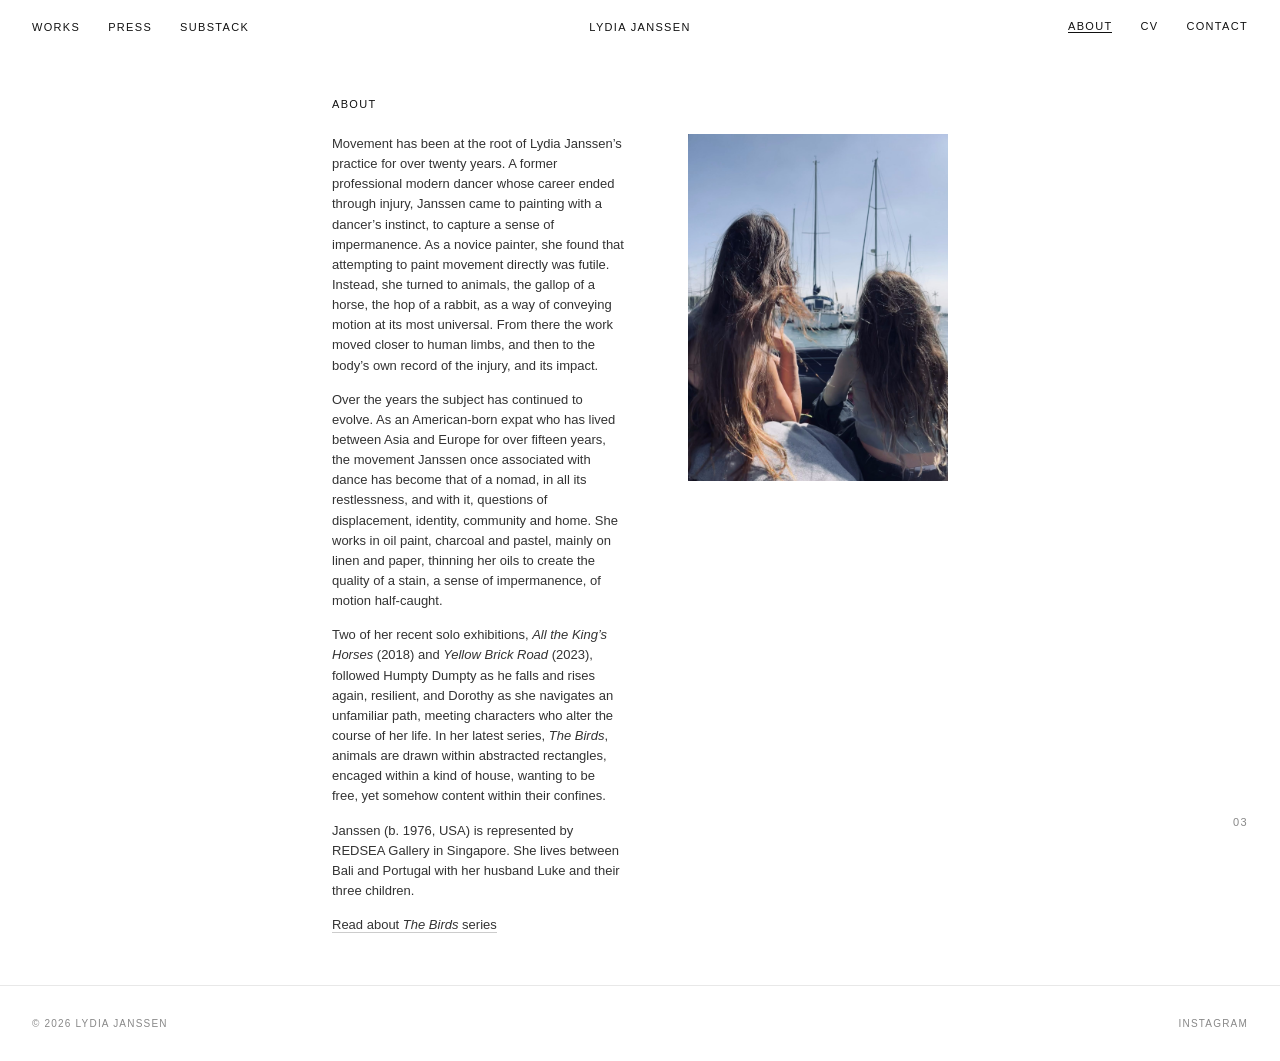
<file: about.html>
<!DOCTYPE html>
<html lang="en">
<head>
  <meta charset="UTF-8">
  <meta name="viewport" content="width=device-width, initial-scale=1.0">
  <title>About — Lydia Janssen</title>
  <link rel="stylesheet" href="style.css">
  <meta name="description" content="About Lydia Janssen — American painter, former professional dancer, living between Bali and Portugal. Represented by REDSEA Gallery, Singapore.">

  <!-- Open Graph -->
  <meta property="og:type" content="website">
  <meta property="og:url" content="https://lydiajanssen.com/about">
  <meta property="og:title" content="About — Lydia Janssen">
  <meta property="og:description" content="About Lydia Janssen — American painter, former professional dancer, living between Bali and Portugal. Represented by REDSEA Gallery, Singapore.">
  <meta property="og:image" content="https://lydiajanssen.com/images/artist-photo/Lydia%20Hat%20Studio%20Pic.jpg">

  <!-- Twitter Card -->
  <meta name="twitter:card" content="summary_large_image">
  <meta name="twitter:title" content="About — Lydia Janssen">
  <meta name="twitter:description" content="About Lydia Janssen — American painter, former professional dancer, living between Bali and Portugal. Represented by REDSEA Gallery, Singapore.">
  <meta name="twitter:image" content="https://lydiajanssen.com/images/artist-photo/Lydia%20Hat%20Studio%20Pic.jpg">

  <!-- Canonical -->
  <link rel="canonical" href="https://lydiajanssen.com/about">

  <!-- Favicon -->
  <link rel="icon" type="image/svg+xml" href="/favicon.svg">
  <link rel="icon" type="image/png" href="/favicon.png">
</head>
<body>

<header>
  <nav class="left">
    <a href="works.html">Works</a>
    <a href="press.html">Press</a>
    <a href="https://lydiajanssen.substack.com" target="_blank">Substack</a>
  </nav>
  <a href="index.html" class="site-name">Lydia Janssen</a>
  <nav class="right">
    <a href="about.html" class="active">About</a>
    <a href="cv.html">CV</a>
    <a href="contact.html">Contact</a>
  </nav>
</header>

<main>
  <div class="page-content" style="padding-top: 36px; padding-bottom: 50px;">
    <h1 style="margin-bottom: 24px;">About</h1>

    <div class="about-layout">
      <div class="about-bio">
        <p>Movement has been at the root of Lydia Janssen&#8217;s practice for over twenty years. A former professional modern dancer whose career ended through injury, Janssen came to painting with a dancer&#8217;s instinct, to capture a sense of impermanence. As a novice painter, she found that attempting to paint movement directly was futile. Instead, she turned to animals, the gallop of a horse, the hop of a rabbit, as a way of conveying motion at its most universal. From there the work moved closer to human limbs, and then to the body&#8217;s own record of the injury, and its impact.</p>

        <p>Over the years the subject has continued to evolve. As an American-born expat who has lived between Asia and Europe for over fifteen years, the movement Janssen once associated with dance has become that of a nomad, in all its restlessness, and with it, questions of displacement, identity, community and home. She works in oil paint, charcoal and pastel, mainly on linen and paper, thinning her oils to create the quality of a stain, a sense of impermanence, of motion half-caught.</p>

        <p>Two of her recent solo exhibitions, <em>All the King&#8217;s Horses</em> (2018) and <em>Yellow Brick Road</em> (2023), followed Humpty Dumpty as he falls and rises again, resilient, and Dorothy as she navigates an unfamiliar path, meeting characters who alter the course of her life. In her latest series, <em>The Birds</em>, animals are drawn within abstracted rectangles, encaged within a kind of house, wanting to be free, yet somehow content within their confines.</p>

        <p>Janssen (b. 1976, USA) is represented by REDSEA Gallery in Singapore. She lives between Bali and Portugal with her husband Luke and their three children.</p>

        <p><a href="the-birds.html" style="border-bottom:1px solid #ccc;">Read about <em>The Birds</em> series</a></p>
      </div>

      <div class="about-photo">
        <img src="images/artist-photo/Lyd Lay Hair Hamble.jpg" alt="Lydia Janssen">
      </div>
    </div>

  </div>
</main>

<footer>
  <span>&copy; 2026 Lydia Janssen</span>
  <a href="https://www.instagram.com/lydiajanssenart/" target="_blank">Instagram</a>
</footer>
<span class="page-number">03</span>

</body>
</html>
</file>
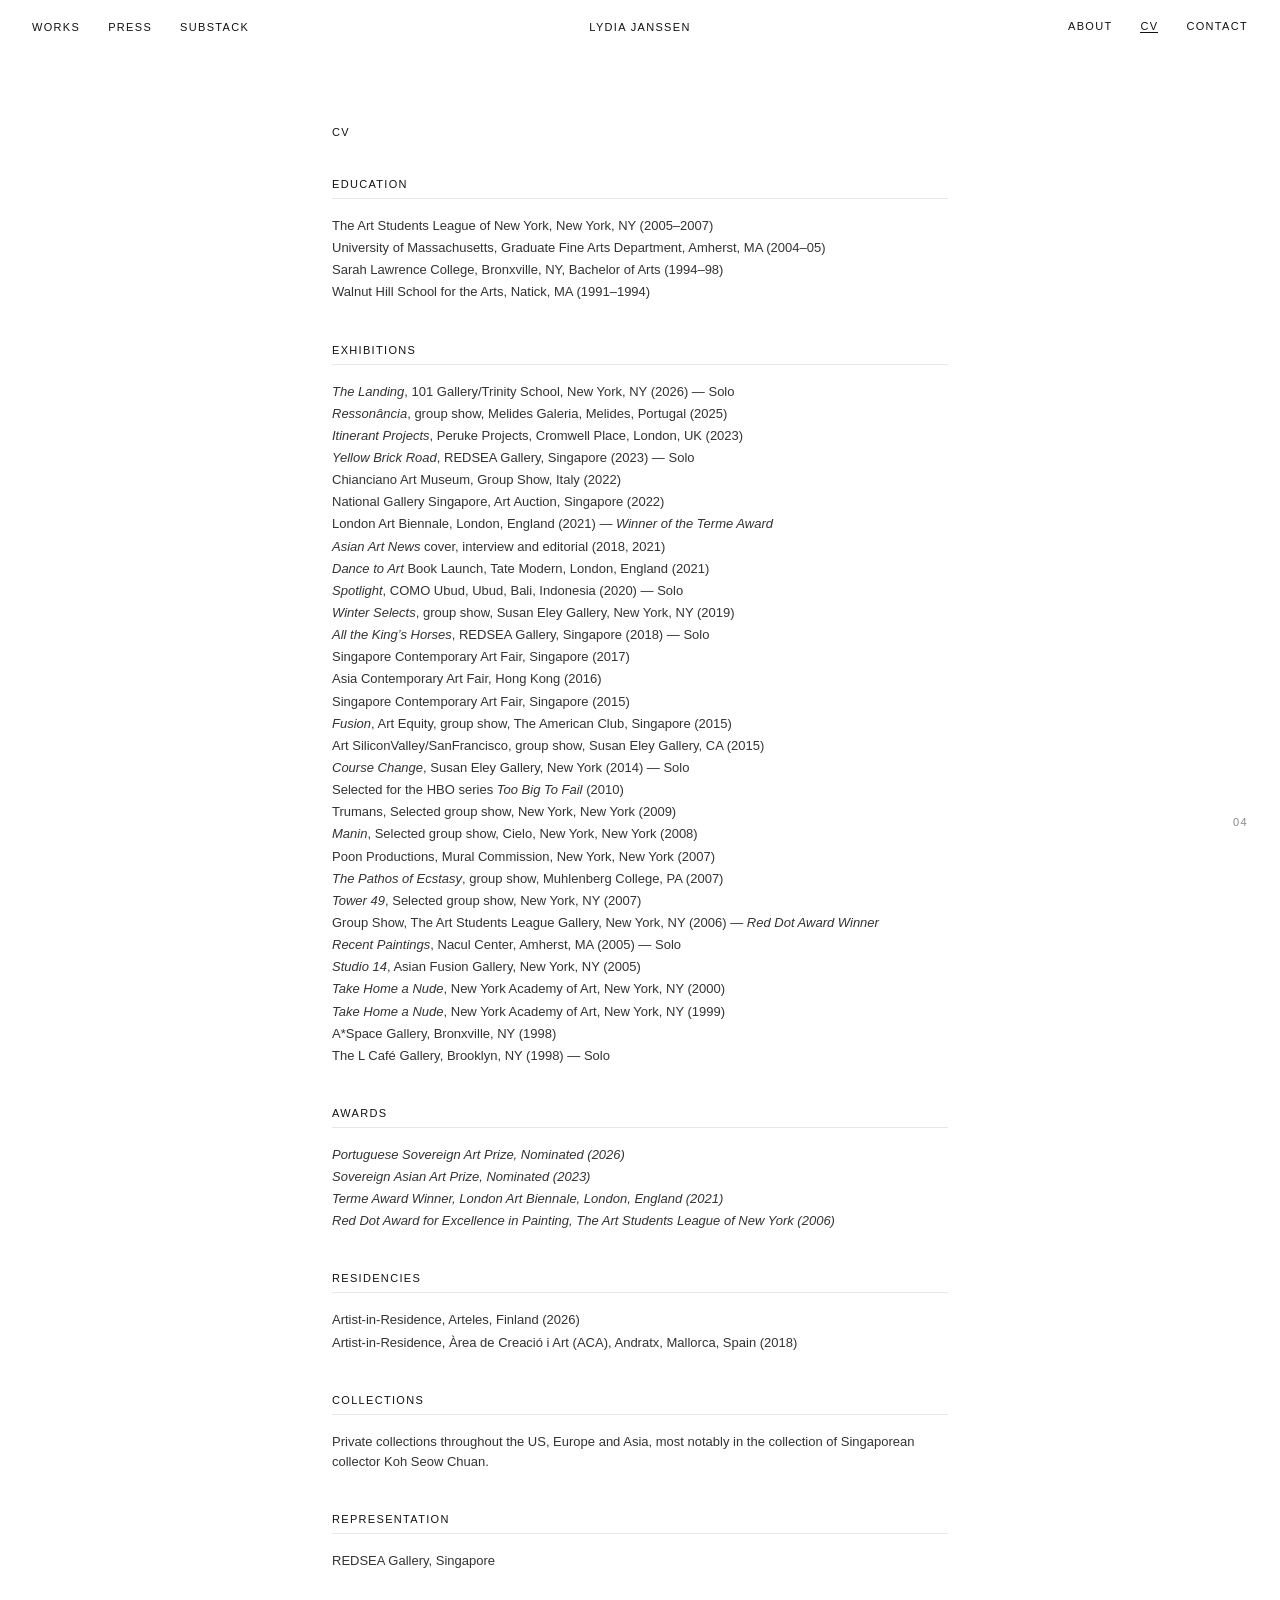
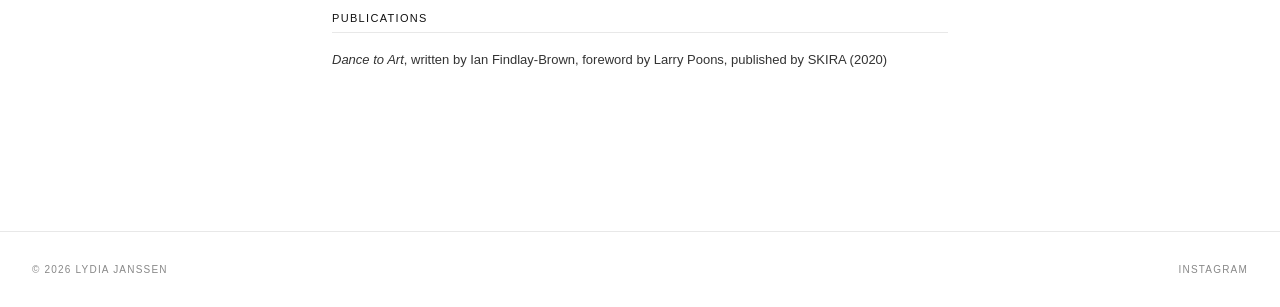
<file: cv.html>
<!DOCTYPE html>
<html lang="en">
<head>
  <meta charset="UTF-8">
  <meta name="viewport" content="width=device-width, initial-scale=1.0">
  <title>CV — Lydia Janssen</title>
  <link rel="stylesheet" href="style.css">
  <meta name="description" content="Curriculum vitae of Lydia Janssen — exhibitions, education, collections and press. Solo shows at REDSEA Gallery Singapore, Susan Eley Fine Art New York, and COMO Ubud Bali.">

  <!-- Open Graph -->
  <meta property="og:type" content="website">
  <meta property="og:url" content="https://lydiajanssen.com/cv">
  <meta property="og:title" content="CV — Lydia Janssen">
  <meta property="og:description" content="Curriculum vitae of Lydia Janssen — exhibitions, education, collections and press. Solo shows at REDSEA Gallery Singapore, Susan Eley Fine Art New York, and COMO Ubud Bali.">
  <meta property="og:image" content="https://lydiajanssen.com/images/artist-photo/Lydia%20Hat%20Studio%20Pic.jpg">

  <!-- Twitter Card -->
  <meta name="twitter:card" content="summary_large_image">
  <meta name="twitter:title" content="CV — Lydia Janssen">
  <meta name="twitter:description" content="Curriculum vitae of Lydia Janssen — exhibitions, education, collections and press. Solo shows at REDSEA Gallery Singapore, Susan Eley Fine Art New York, and COMO Ubud Bali.">
  <meta name="twitter:image" content="https://lydiajanssen.com/images/artist-photo/Lydia%20Hat%20Studio%20Pic.jpg">

  <!-- Canonical -->
  <link rel="canonical" href="https://lydiajanssen.com/cv">

  <!-- Favicon -->
  <link rel="icon" type="image/svg+xml" href="/favicon.svg">
  <link rel="icon" type="image/png" href="/favicon.png">
</head>
<body>

<header>
  <nav class="left">
    <a href="works.html">Works</a>
    <a href="press.html">Press</a>
    <a href="https://lydiajanssen.substack.com" target="_blank">Substack</a>
  </nav>
  <a href="index.html" class="site-name">Lydia Janssen</a>
  <nav class="right">
    <a href="about.html">About</a>
    <a href="cv.html" class="active">CV</a>
    <a href="contact.html">Contact</a>
  </nav>
</header>

<main>
  <div class="page-content">
    <h1>CV</h1>

    <div class="cv-section">
      <h2>Education</h2>
      <div class="cv-entry">The Art Students League of New York, New York, NY (2005&ndash;2007)</div>
      <div class="cv-entry">University of Massachusetts, Graduate Fine Arts Department, Amherst, MA (2004&ndash;05)</div>
      <div class="cv-entry">Sarah Lawrence College, Bronxville, NY, Bachelor of Arts (1994&ndash;98)</div>
      <div class="cv-entry">Walnut Hill School for the Arts, Natick, MA (1991&ndash;1994)</div>
    </div>

    <div class="cv-section">
      <h2>Exhibitions</h2>
      <div class="cv-entry"><em>The Landing</em>, 101 Gallery/Trinity School, New York, NY (2026) &mdash; Solo</div>
      <div class="cv-entry"><em>Ressonância</em>, group show, Melides Galeria, Melides, Portugal (2025)</div>
      <div class="cv-entry"><em>Itinerant Projects</em>, Peruke Projects, Cromwell Place, London, UK (2023)</div>
      <div class="cv-entry"><em>Yellow Brick Road</em>, REDSEA Gallery, Singapore (2023) &mdash; Solo</div>
      <div class="cv-entry">Chianciano Art Museum, Group Show, Italy (2022)</div>
      <div class="cv-entry">National Gallery Singapore, Art Auction, Singapore (2022)</div>
      <div class="cv-entry">London Art Biennale, London, England (2021) &mdash; <em>Winner of the Terme Award</em></div>
      <div class="cv-entry"><em>Asian Art News</em> cover, interview and editorial (2018, 2021)</div>
      <div class="cv-entry"><em>Dance to Art</em> Book Launch, Tate Modern, London, England (2021)</div>
      <div class="cv-entry"><em>Spotlight</em>, COMO Ubud, Ubud, Bali, Indonesia (2020) &mdash; Solo</div>
      <div class="cv-entry"><em>Winter Selects</em>, group show, Susan Eley Gallery, New York, NY (2019)</div>
      <div class="cv-entry"><em>All the King&#8217;s Horses</em>, REDSEA Gallery, Singapore (2018) &mdash; Solo</div>
      <div class="cv-entry">Singapore Contemporary Art Fair, Singapore (2017)</div>
      <div class="cv-entry">Asia Contemporary Art Fair, Hong Kong (2016)</div>
      <div class="cv-entry">Singapore Contemporary Art Fair, Singapore (2015)</div>
      <div class="cv-entry"><em>Fusion</em>, Art Equity, group show, The American Club, Singapore (2015)</div>
      <div class="cv-entry">Art SiliconValley/SanFrancisco, group show, Susan Eley Gallery, CA (2015)</div>
      <div class="cv-entry"><em>Course Change</em>, Susan Eley Gallery, New York (2014) &mdash; Solo</div>
      <div class="cv-entry">Selected for the HBO series <em>Too Big To Fail</em> (2010)</div>
      <div class="cv-entry">Trumans, Selected group show, New York, New York (2009)</div>
      <div class="cv-entry"><em>Manin</em>, Selected group show, Cielo, New York, New York (2008)</div>
      <div class="cv-entry">Poon Productions, Mural Commission, New York, New York (2007)</div>
      <div class="cv-entry"><em>The Pathos of Ecstasy</em>, group show, Muhlenberg College, PA (2007)</div>
      <div class="cv-entry"><em>Tower 49</em>, Selected group show, New York, NY (2007)</div>
      <div class="cv-entry">Group Show, The Art Students League Gallery, New York, NY (2006) &mdash; <em>Red Dot Award Winner</em></div>
      <div class="cv-entry"><em>Recent Paintings</em>, Nacul Center, Amherst, MA (2005) &mdash; Solo</div>
      <div class="cv-entry"><em>Studio 14</em>, Asian Fusion Gallery, New York, NY (2005)</div>
      <div class="cv-entry"><em>Take Home a Nude</em>, New York Academy of Art, New York, NY (2000)</div>
      <div class="cv-entry"><em>Take Home a Nude</em>, New York Academy of Art, New York, NY (1999)</div>
      <div class="cv-entry">A*Space Gallery, Bronxville, NY (1998)</div>
      <div class="cv-entry">The L Caf&eacute; Gallery, Brooklyn, NY (1998) &mdash; Solo</div>
    </div>

    <div class="cv-section">
      <h2>Awards</h2>
      <div class="cv-entry"><em>Portuguese Sovereign Art Prize, Nominated (2026)</em></div>
      <div class="cv-entry"><em>Sovereign Asian Art Prize, Nominated (2023)</em></div>
      <div class="cv-entry"><em>Terme Award Winner, London Art Biennale, London, England (2021)</em></div>
      <div class="cv-entry"><em>Red Dot Award for Excellence in Painting, The Art Students League of New York (2006)</em></div>
    </div>

    <div class="cv-section">
      <h2>Residencies</h2>
      <div class="cv-entry">Artist-in-Residence, Arteles, Finland (2026)</div>
      <div class="cv-entry">Artist-in-Residence, &Agrave;rea de Creaci&oacute; i Art (ACA), Andratx, Mallorca, Spain (2018)</div>
    </div>

    <div class="cv-section">
      <h2>Collections</h2>
      <div class="cv-entry">Private collections throughout the US, Europe and Asia, most notably in the collection of Singaporean collector Koh Seow Chuan.</div>
    </div>

    <div class="cv-section">
      <h2>Representation</h2>
      <div class="cv-entry">REDSEA Gallery, Singapore</div>
    </div>

    <div class="cv-section">
      <h2>Publications</h2>
      <div class="cv-entry"><em>Dance to Art</em>, written by Ian Findlay-Brown, foreword by Larry Poons, published by SKIRA (2020)</div>
    </div>

  </div>
</main>

<footer>
  <span>&copy; 2026 Lydia Janssen</span>
  <a href="https://www.instagram.com/lydiajanssenart/" target="_blank">Instagram</a>
</footer>
<span class="page-number">04</span>

</body>
</html>
</file>
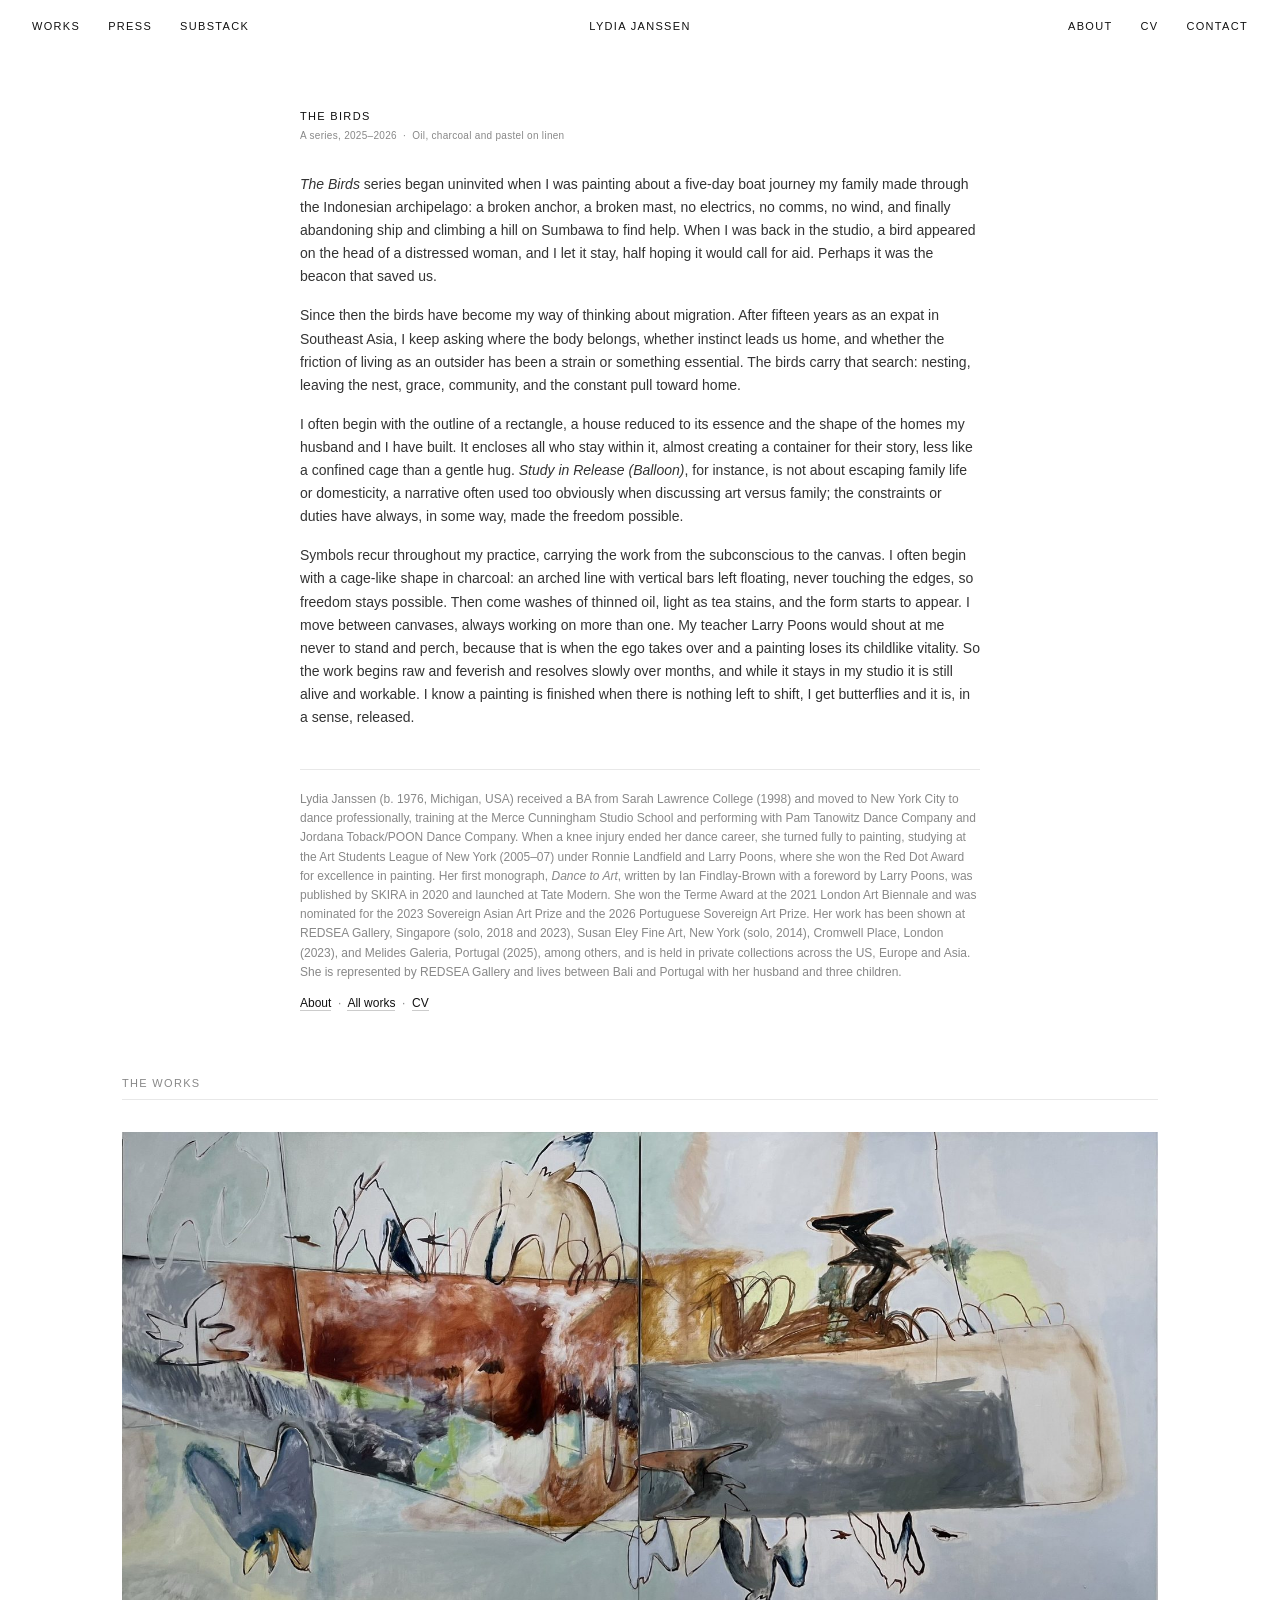
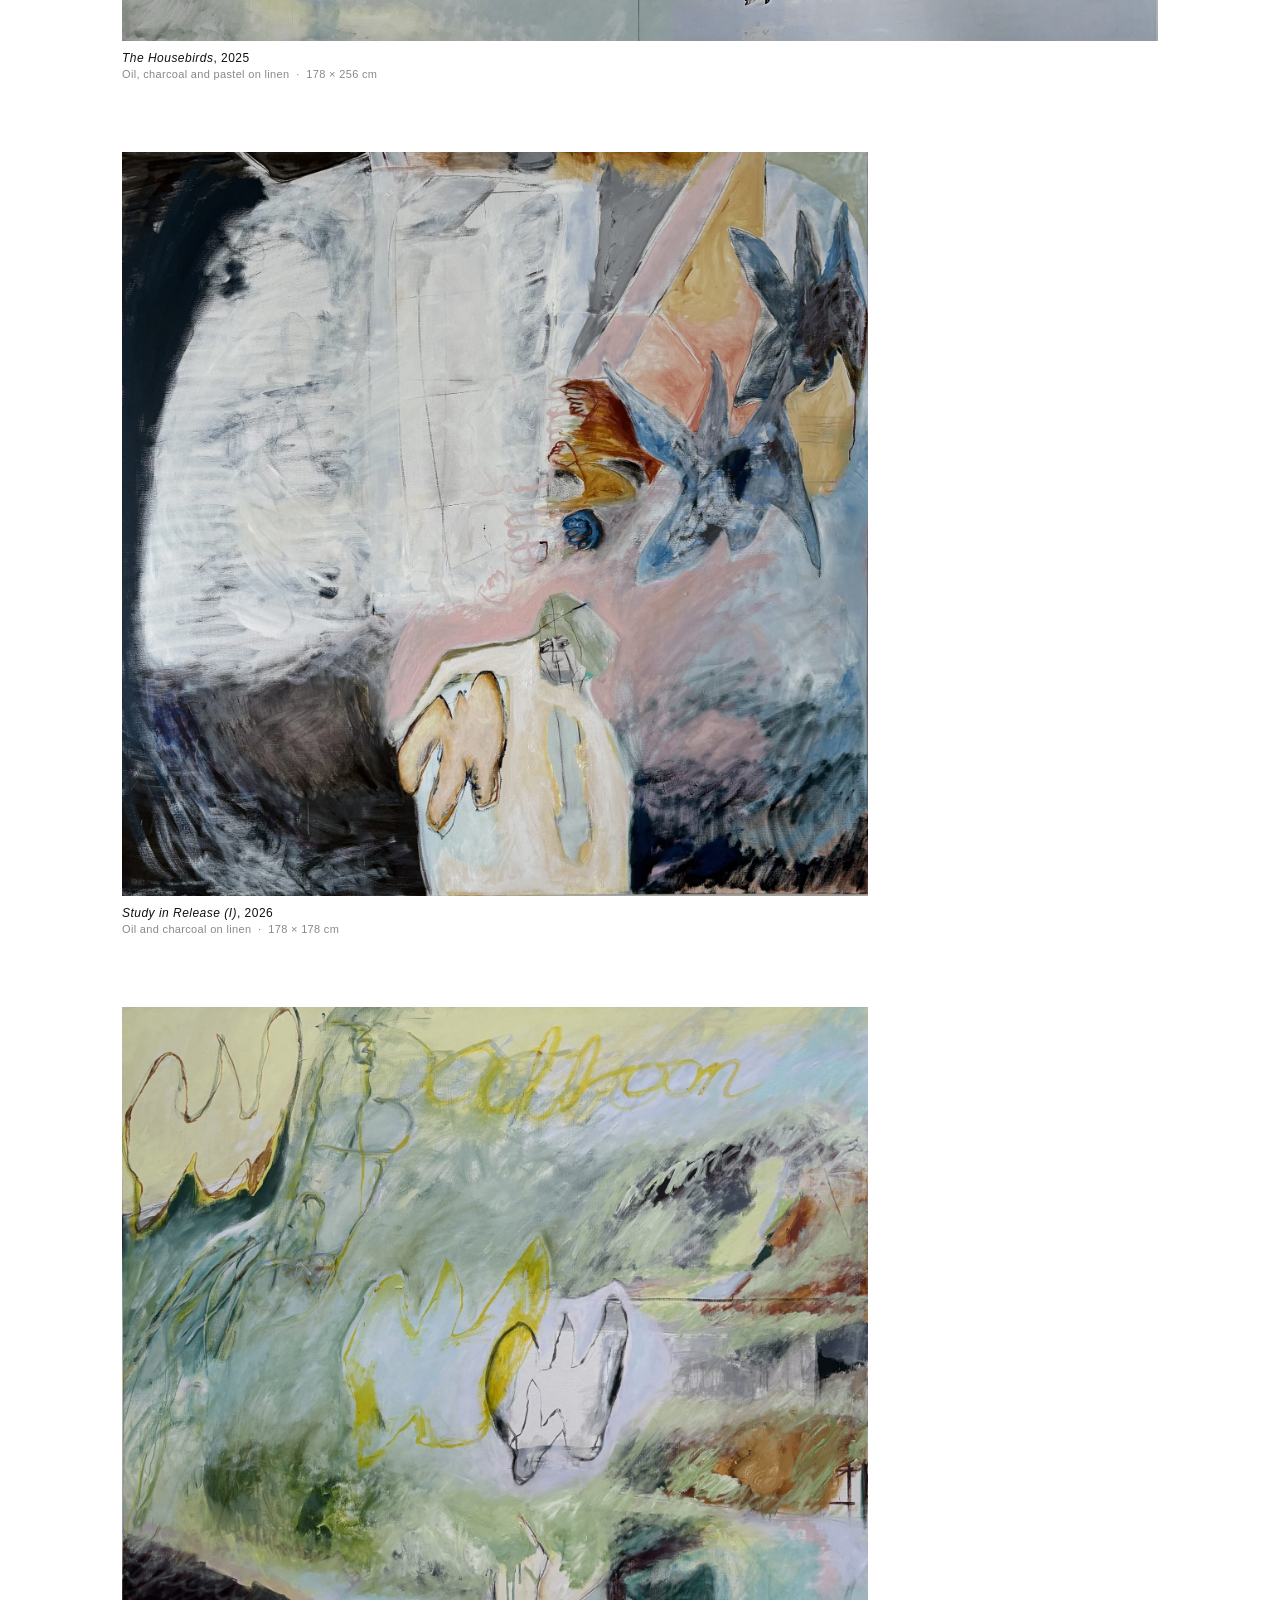
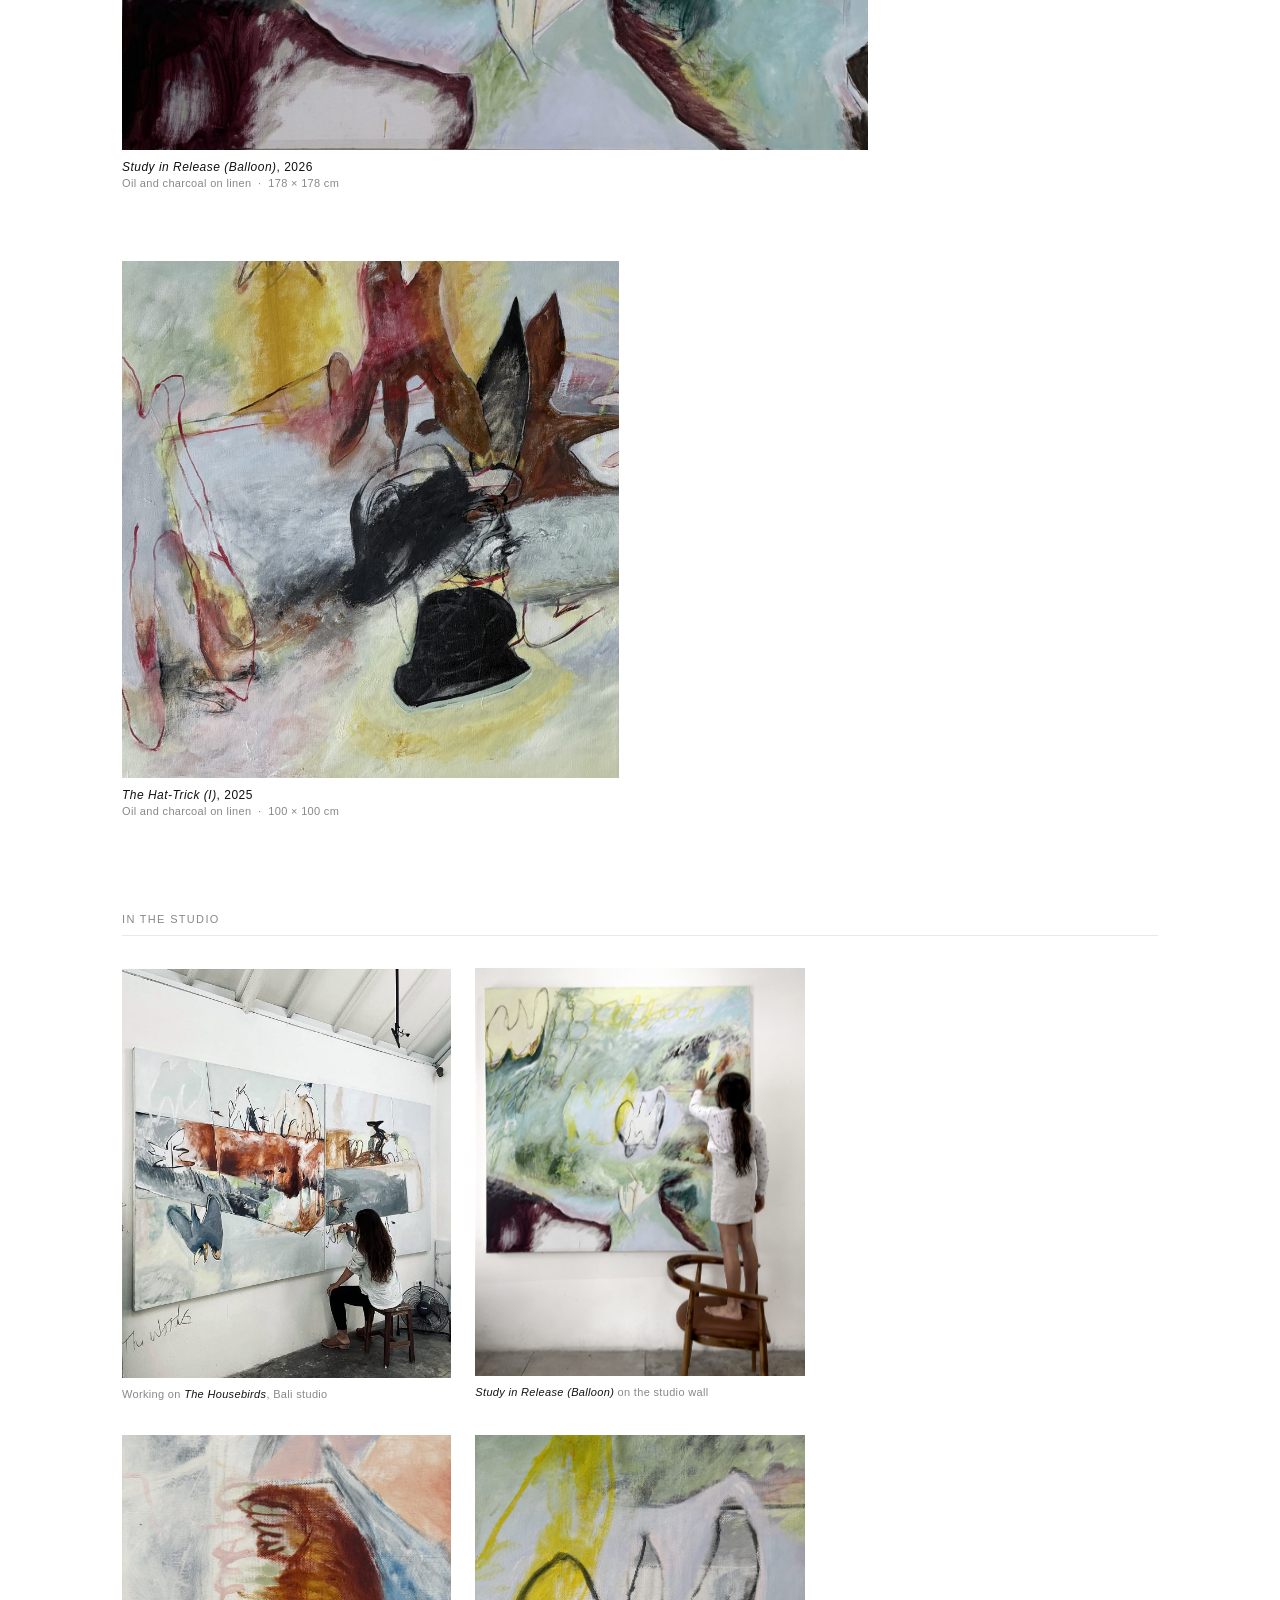
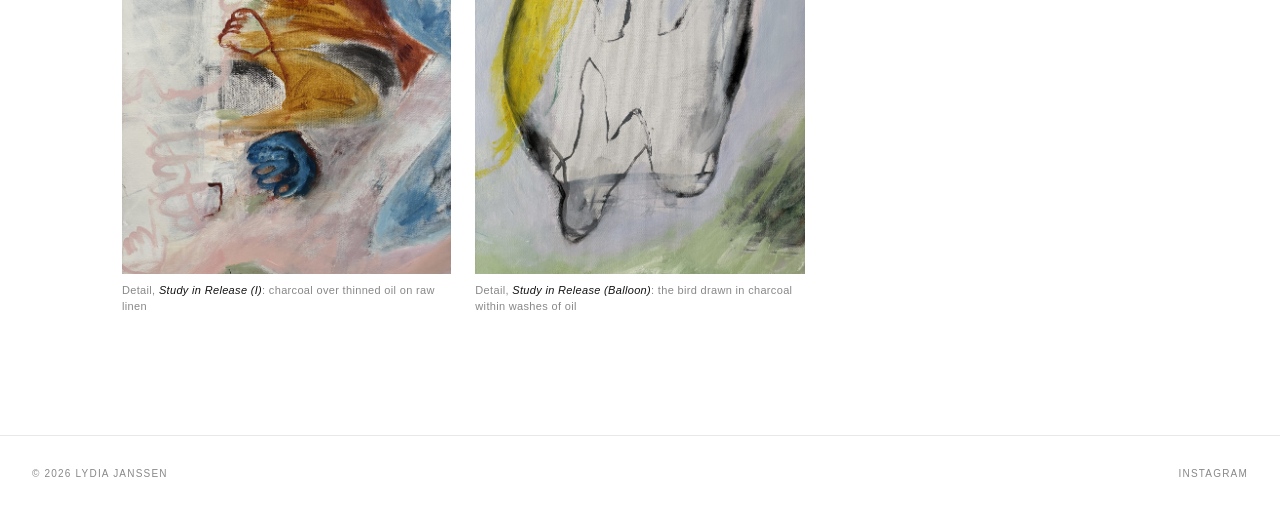
<file: the-birds.html>
<!DOCTYPE html>
<html lang="en">
<head>
  <meta charset="UTF-8">
  <meta name="viewport" content="width=device-width, initial-scale=1.0">
  <title>The Birds — Lydia Janssen</title>
  <link rel="stylesheet" href="style.css">
  <meta name="description" content="The Birds, a series of paintings by Lydia Janssen (2025–2026): migration, home and the gentle cage, in oil and charcoal on linen.">

  <!-- Open Graph -->
  <meta property="og:type" content="website">
  <meta property="og:url" content="https://lydiajanssen.com/the-birds">
  <meta property="og:title" content="The Birds — Lydia Janssen">
  <meta property="og:description" content="The Birds, a series of paintings by Lydia Janssen (2025–2026): migration, home and the gentle cage, in oil and charcoal on linen.">
  <meta property="og:image" content="https://lydiajanssen.com/images/2025/The%20Housebirds%20-%202025%20-%20Oil,%20charcoal%20and%20pastel%20on%20linen%20-%20178x256cm.jpg">

  <!-- Twitter Card -->
  <meta name="twitter:card" content="summary_large_image">
  <meta name="twitter:title" content="The Birds — Lydia Janssen">
  <meta name="twitter:description" content="The Birds, a series of paintings by Lydia Janssen (2025–2026): migration, home and the gentle cage, in oil and charcoal on linen.">
  <meta name="twitter:image" content="https://lydiajanssen.com/images/2025/The%20Housebirds%20-%202025%20-%20Oil,%20charcoal%20and%20pastel%20on%20linen%20-%20178x256cm.jpg">

  <!-- Canonical -->
  <link rel="canonical" href="https://lydiajanssen.com/the-birds">

  <!-- Favicon -->
  <link rel="icon" type="image/svg+xml" href="/favicon.svg">
  <link rel="icon" type="image/png" href="/favicon.png">
  <style>
    .birds-page { max-width: 1100px; margin: 0 auto; padding: 48px 32px 120px; }
    .birds-intro { max-width: 680px; margin: 0 auto 64px; }
    .birds-intro h1 {
      font-size: var(--nav-size);
      letter-spacing: var(--letter-spacing);
      text-transform: uppercase;
      font-weight: 400;
      margin-bottom: 8px;
    }
    .birds-sub {
      font-size: 10px;
      letter-spacing: 0.03em;
      color: var(--grey);
      margin-bottom: 32px;
    }
    .birds-text { font-size: 14px; line-height: 1.65; color: #333; }
    .birds-text p + p { margin-top: 16px; }
    .birds-text em { font-style: italic; }
    .birds-bio {
      margin-top: 40px;
      padding-top: 20px;
      border-top: 1px solid #e8e8e8;
      font-size: 12px;
      line-height: 1.6;
      color: var(--grey);
    }
    .birds-bio p + p { margin-top: 12px; }
    .birds-bio a { color: var(--black); border-bottom: 1px solid #ccc; }
    .birds-bio a:hover { opacity: 1; border-color: var(--black); }

    .birds-video { max-width: 680px; margin: 0 auto 72px; }
    .birds-video video {
      display: block; width: 100%; max-width: 420px; height: auto;
      margin: 0 auto; background: #f4f4f4;
    }
    .birds-video figcaption {
      max-width: 420px; margin: 10px auto 0;
      font-size: 11px; color: var(--grey); letter-spacing: 0.03em;
    }

    .section-label {
      font-size: var(--nav-size);
      font-weight: 400;
      letter-spacing: var(--letter-spacing);
      text-transform: uppercase;
      color: var(--grey);
      margin-bottom: 32px;
      padding-bottom: 10px;
      border-bottom: 1px solid #e8e8e8;
    }
    .birds-works { display: flex; flex-direction: column; gap: 72px; }
    .birds-work { margin: 0; }
    .birds-work img { width: 100%; height: auto; display: block; }
    .birds-work.wide   { width: 100%; }
    .birds-work.large  { width: 72%; }
    .birds-work.medium { width: 48%; }
    .birds-work figcaption { margin-top: 10px; display: flex; flex-direction: column; gap: 3px; }
    .bw-title { font-size: 12px; color: var(--black); letter-spacing: 0.04em; }
    .bw-meta  { font-size: 11px; color: var(--grey); letter-spacing: 0.03em; }

    .birds-studio { margin-top: 96px; }
    .studio-grid { display: grid; grid-template-columns: repeat(3, 1fr); gap: 24px; align-items: start; }
    .studio-grid + .studio-grid { margin-top: 32px; }
    .studio-grid figure img { width: 100%; height: auto; display: block; }
    .studio-grid figcaption { margin-top: 8px; font-size: 11px; color: var(--grey); letter-spacing: 0.03em; line-height: 1.5; }
    .studio-grid figcaption em { color: var(--black); }

    @media (max-width: 640px) {
      .birds-page { padding: 40px 20px 80px; }
      .birds-work.large, .birds-work.medium { width: 100%; }
      .birds-works { gap: 48px; }
      .studio-grid { grid-template-columns: 1fr; }
      .birds-studio { margin-top: 64px; }
    }
  </style>
</head>
<body>

<header>
  <nav class="left">
    <a href="works.html">Works</a>
    <a href="press.html">Press</a>
    <a href="https://lydiajanssen.substack.com" target="_blank">Substack</a>
  </nav>
  <a href="index.html" class="site-name">Lydia Janssen</a>
  <nav class="right">
    <a href="about.html">About</a>
    <a href="cv.html">CV</a>
    <a href="contact.html">Contact</a>
  </nav>
</header>

<main>
  <div class="birds-page">

    <section class="birds-intro">
      <h1>The Birds</h1>
      <p class="birds-sub">A series, 2025&ndash;2026 &nbsp;&middot;&nbsp; Oil, charcoal and pastel on linen</p>

      <div class="birds-text">
        <p><em>The Birds</em> series began uninvited when I was painting about a five-day boat journey my family made through the Indonesian archipelago: a broken anchor, a broken mast, no electrics, no comms, no wind, and finally abandoning ship and climbing a hill on Sumbawa to find help. When I was back in the studio, a bird appeared on the head of a distressed woman, and I let it stay, half hoping it would call for aid. Perhaps it was the beacon that saved us.</p>

        <p>Since then the birds have become my way of thinking about migration. After fifteen years as an expat in Southeast Asia, I keep asking where the body belongs, whether instinct leads us home, and whether the friction of living as an outsider has been a strain or something essential. The birds carry that search: nesting, leaving the nest, grace, community, and the constant pull toward home.</p>

        <p>I often begin with the outline of a rectangle, a house reduced to its essence and the shape of the homes my husband and I have built. It encloses all who stay within it, almost creating a container for their story, less like a confined cage than a gentle hug. <em>Study in Release (Balloon)</em>, for instance, is not about escaping family life or domesticity, a narrative often used too obviously when discussing art versus family; the constraints or duties have always, in some way, made the freedom possible.</p>

        <p>Symbols recur throughout my practice, carrying the work from the subconscious to the canvas. I often begin with a cage-like shape in charcoal: an arched line with vertical bars left floating, never touching the edges, so freedom stays possible. Then come washes of thinned oil, light as tea stains, and the form starts to appear. I move between canvases, always working on more than one. My teacher Larry Poons would shout at me never to stand and perch, because that is when the ego takes over and a painting loses its childlike vitality. So the work begins raw and feverish and resolves slowly over months, and while it stays in my studio it is still alive and workable. I know a painting is finished when there is nothing left to shift, I get butterflies and it is, in a sense, released.</p>
      </div>

      <div class="birds-bio">
        <p>Lydia Janssen (b. 1976, Michigan, USA) received a BA from Sarah Lawrence College (1998) and moved to New York City to dance professionally, training at the Merce Cunningham Studio School and performing with Pam Tanowitz Dance Company and Jordana Toback/POON Dance Company. When a knee injury ended her dance career, she turned fully to painting, studying at the Art Students League of New York (2005&ndash;07) under Ronnie Landfield and Larry Poons, where she won the Red Dot Award for excellence in painting. Her first monograph, <em>Dance to Art</em>, written by Ian Findlay-Brown with a foreword by Larry Poons, was published by SKIRA in 2020 and launched at Tate Modern. She won the Terme Award at the 2021 London Art Biennale and was nominated for the 2023 Sovereign Asian Art Prize and the 2026 Portuguese Sovereign Art Prize. Her work has been shown at REDSEA Gallery, Singapore (solo, 2018 and 2023), Susan Eley Fine Art, New York (solo, 2014), Cromwell Place, London (2023), and Melides Galeria, Portugal (2025), among others, and is held in private collections across the US, Europe and Asia. She is represented by REDSEA Gallery and lives between Bali and Portugal with her husband and three children.</p>
        <p class="birds-bio-links"><a href="about.html">About</a> &nbsp;&middot;&nbsp; <a href="works.html">All works</a> &nbsp;&middot;&nbsp; <a href="cv.html">CV</a></p>
      </div>
    </section>


    <h2 class="section-label">The works</h2>

    <div class="birds-works">
      <figure class="birds-work wide">
        <img src="images/2025/The Housebirds - 2025 - Oil, charcoal and pastel on linen - 178x256cm.jpg" alt="The Housebirds, 2025, oil, charcoal and pastel on linen">
        <figcaption><span class="bw-title"><em>The Housebirds</em>, 2025</span><span class="bw-meta">Oil, charcoal and pastel on linen &nbsp;&middot;&nbsp; 178 &times; 256 cm</span></figcaption>
      </figure>

      <figure class="birds-work large">
        <img src="images/2026/Study in Release (I) - 2026 - Oil and charcoal on linen - 178x178cm.jpg" alt="Study in Release (I), 2026, oil and charcoal on linen" loading="lazy">
        <figcaption><span class="bw-title"><em>Study in Release (I)</em>, 2026</span><span class="bw-meta">Oil and charcoal on linen &nbsp;&middot;&nbsp; 178 &times; 178 cm</span></figcaption>
      </figure>

      <figure class="birds-work large">
        <img src="images/2026/Study in Release (Balloon) - 2026 - Oil and charcoal on linen - 178x178cm.jpg" alt="Study in Release (Balloon), 2026, oil and charcoal on linen" loading="lazy">
        <figcaption><span class="bw-title"><em>Study in Release (Balloon)</em>, 2026</span><span class="bw-meta">Oil and charcoal on linen &nbsp;&middot;&nbsp; 178 &times; 178 cm</span></figcaption>
      </figure>

      <figure class="birds-work medium">
        <img src="images/2025/The Hat-Trick (I) - 2025 - Oil and charcoal on linen - 100x100cm.jpg" alt="The Hat-Trick (I), 2025, oil and charcoal on linen" loading="lazy">
        <figcaption><span class="bw-title"><em>The Hat-Trick (I)</em>, 2025</span><span class="bw-meta">Oil and charcoal on linen &nbsp;&middot;&nbsp; 100 &times; 100 cm</span></figcaption>
      </figure>
    </div>

    <section class="birds-studio">
      <h2 class="section-label">In the studio</h2>
      <div class="studio-grid">
        <figure>
          <img src="images/the-birds/studio-painting-housebirds.jpg" alt="Lydia Janssen seated on a stool, working on The Housebirds on the studio wall" loading="lazy">
          <figcaption>Working on <em>The Housebirds</em>, Bali studio</figcaption>
        </figure>
        <figure>
          <img src="images/the-birds/studio-balloon-hand.jpg" alt="A child standing on a chair, touching Study in Release (Balloon)" loading="lazy">
          <figcaption><em>Study in Release (Balloon)</em> on the studio wall</figcaption>
        </figure>
      </div>
      <div class="studio-grid">
        <figure>
          <img src="images/the-birds/detail-study-in-release.jpg" alt="Detail of Study in Release (I): charcoal line and thinned oil on linen" loading="lazy">
          <figcaption>Detail, <em>Study in Release (I)</em>: charcoal over thinned oil on raw linen</figcaption>
        </figure>
        <figure>
          <img src="images/the-birds/detail-balloon.jpg" alt="Detail of Study in Release (Balloon): charcoal bird form within washes of oil" loading="lazy">
          <figcaption>Detail, <em>Study in Release (Balloon)</em>: the bird drawn in charcoal within washes of oil</figcaption>
        </figure>
      </div>
    </section>

  </div>
</main>

<footer>
  <span>&copy; 2026 Lydia Janssen</span>
  <a href="https://www.instagram.com/lydiajanssenart/" target="_blank">Instagram</a>
</footer>

</body>
</html>
</file>
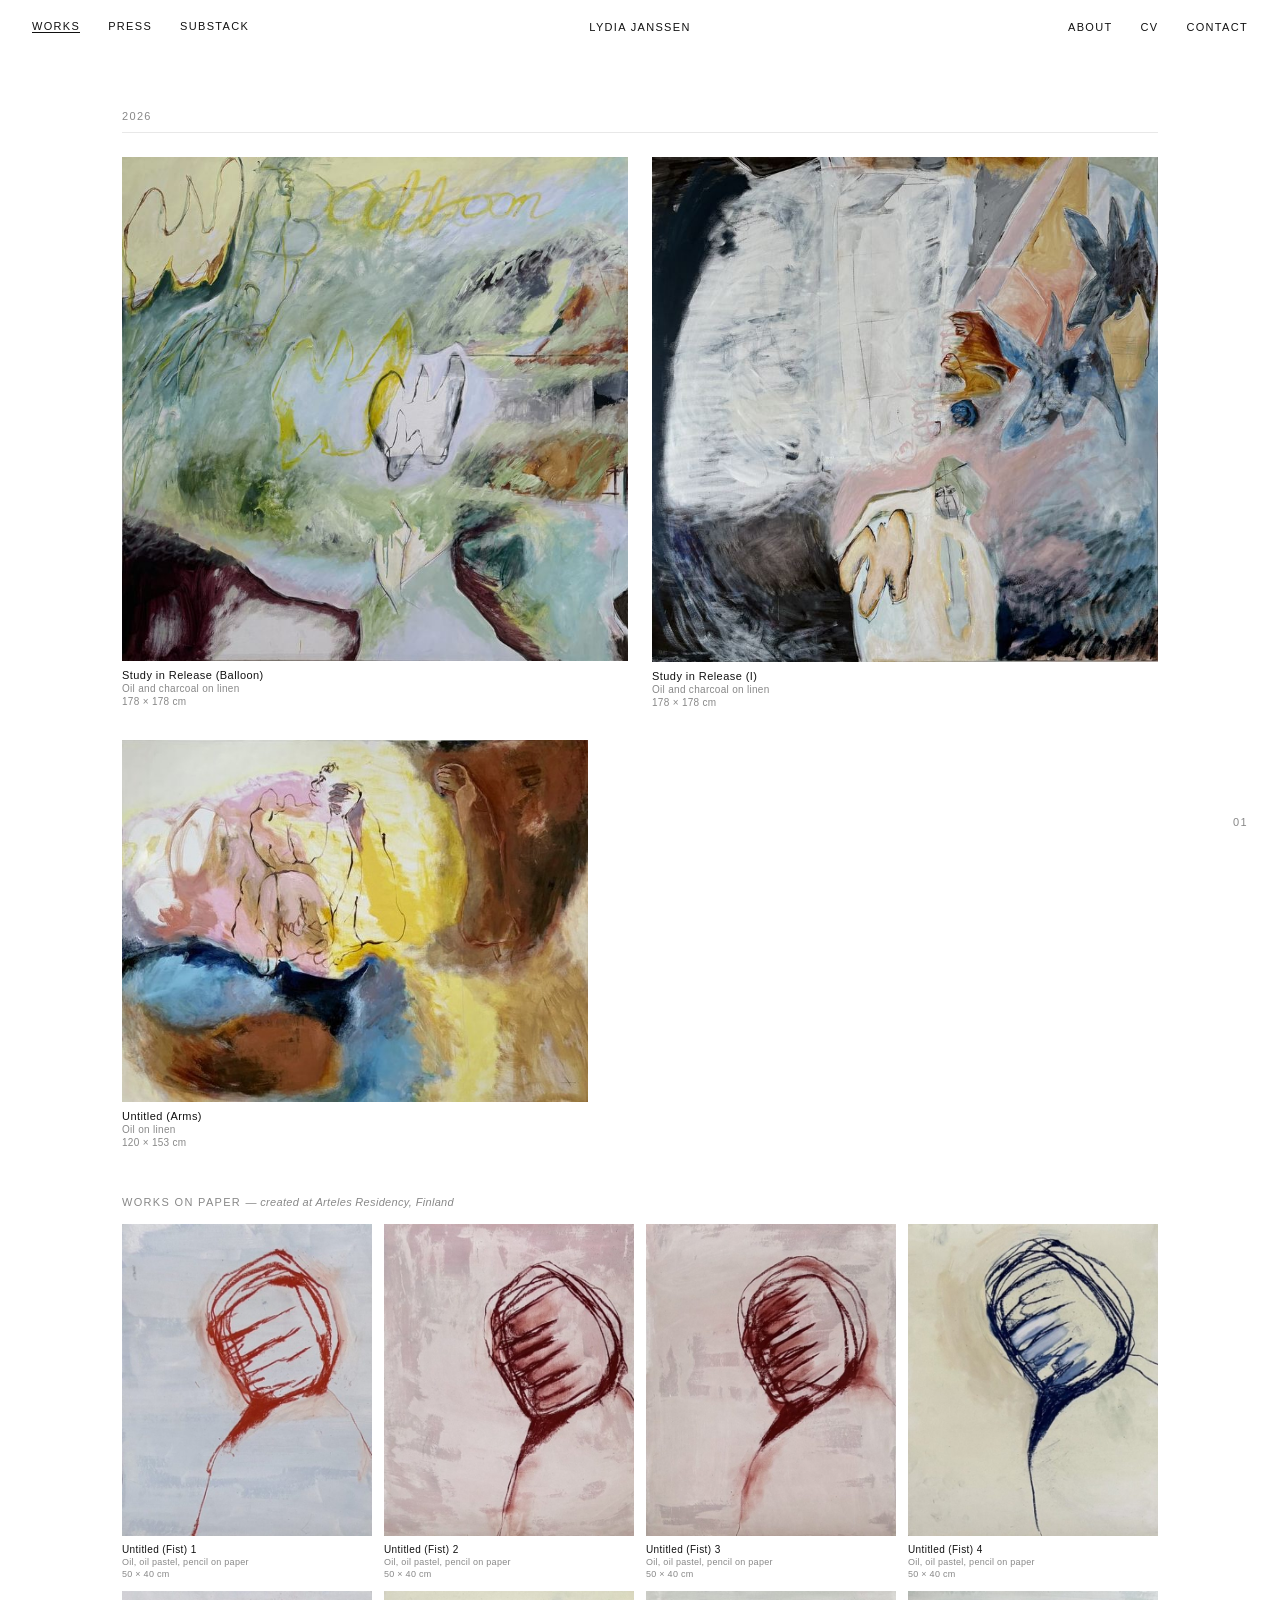
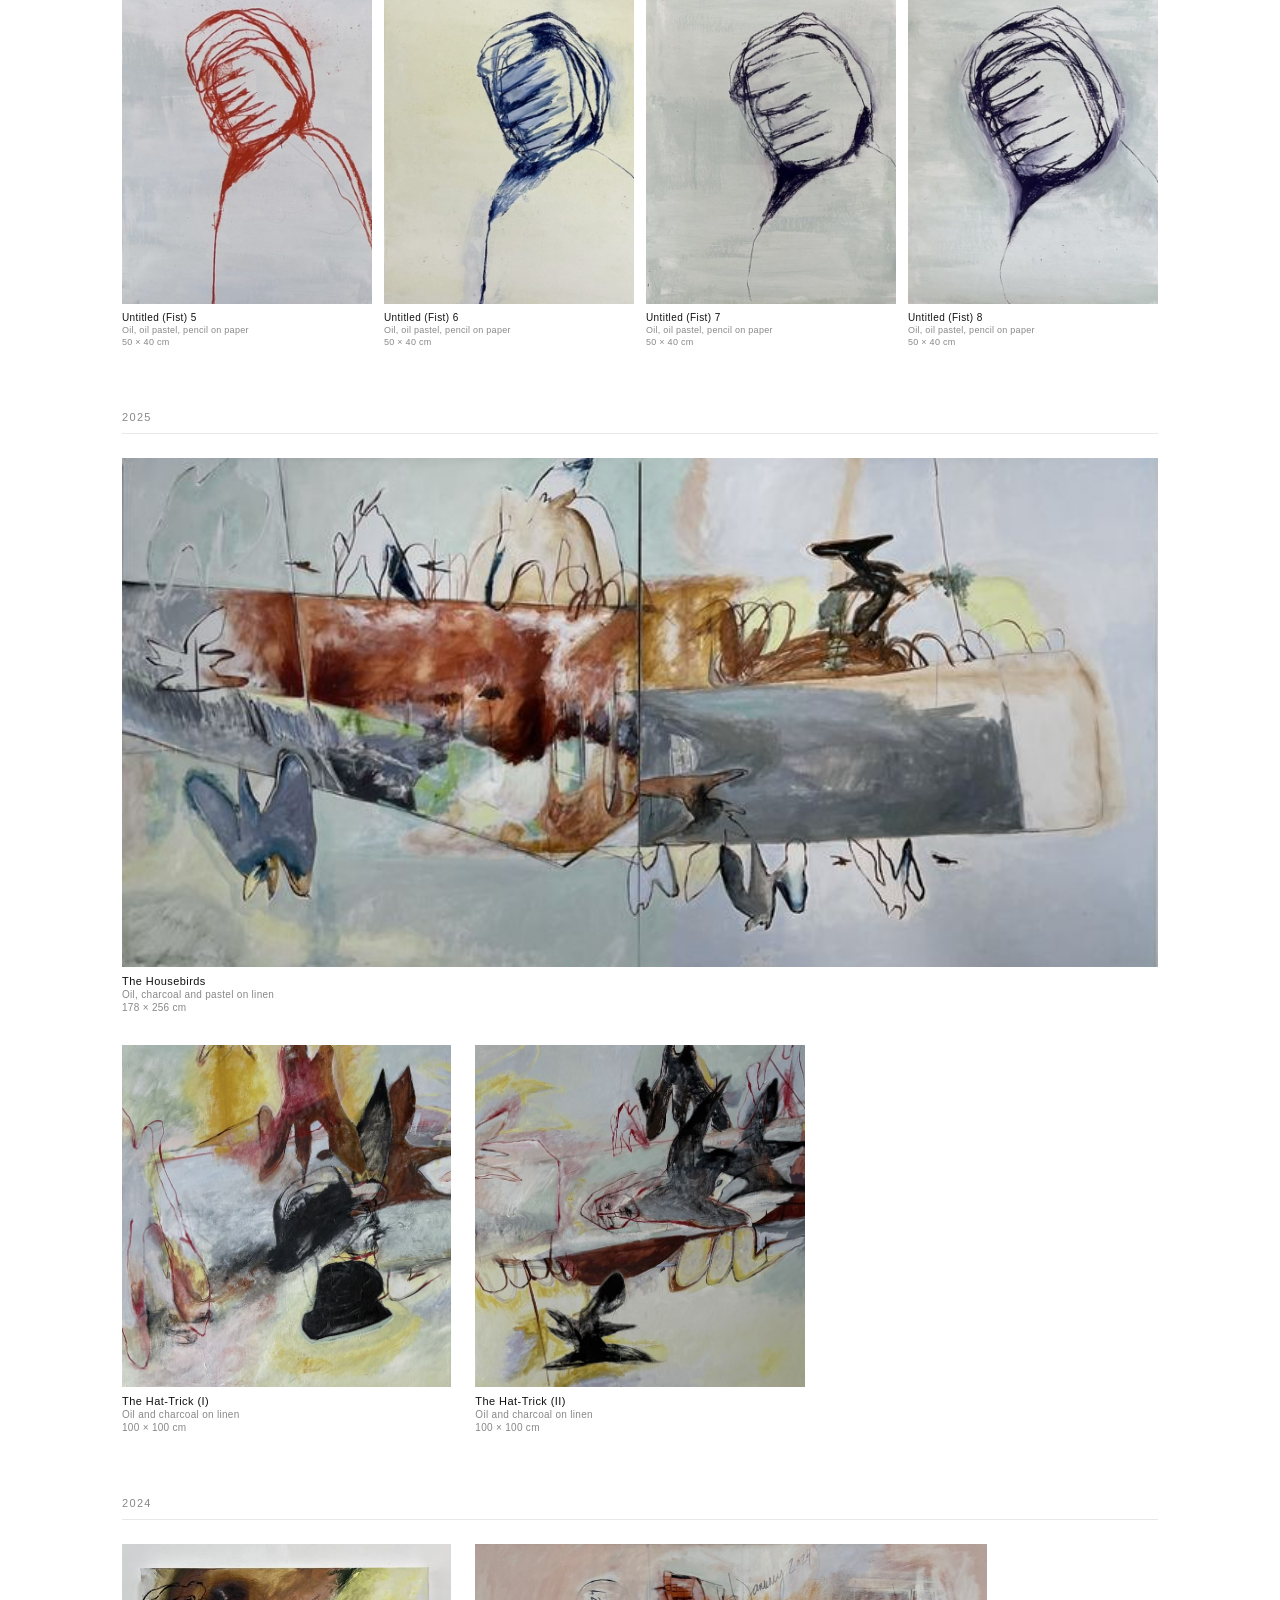
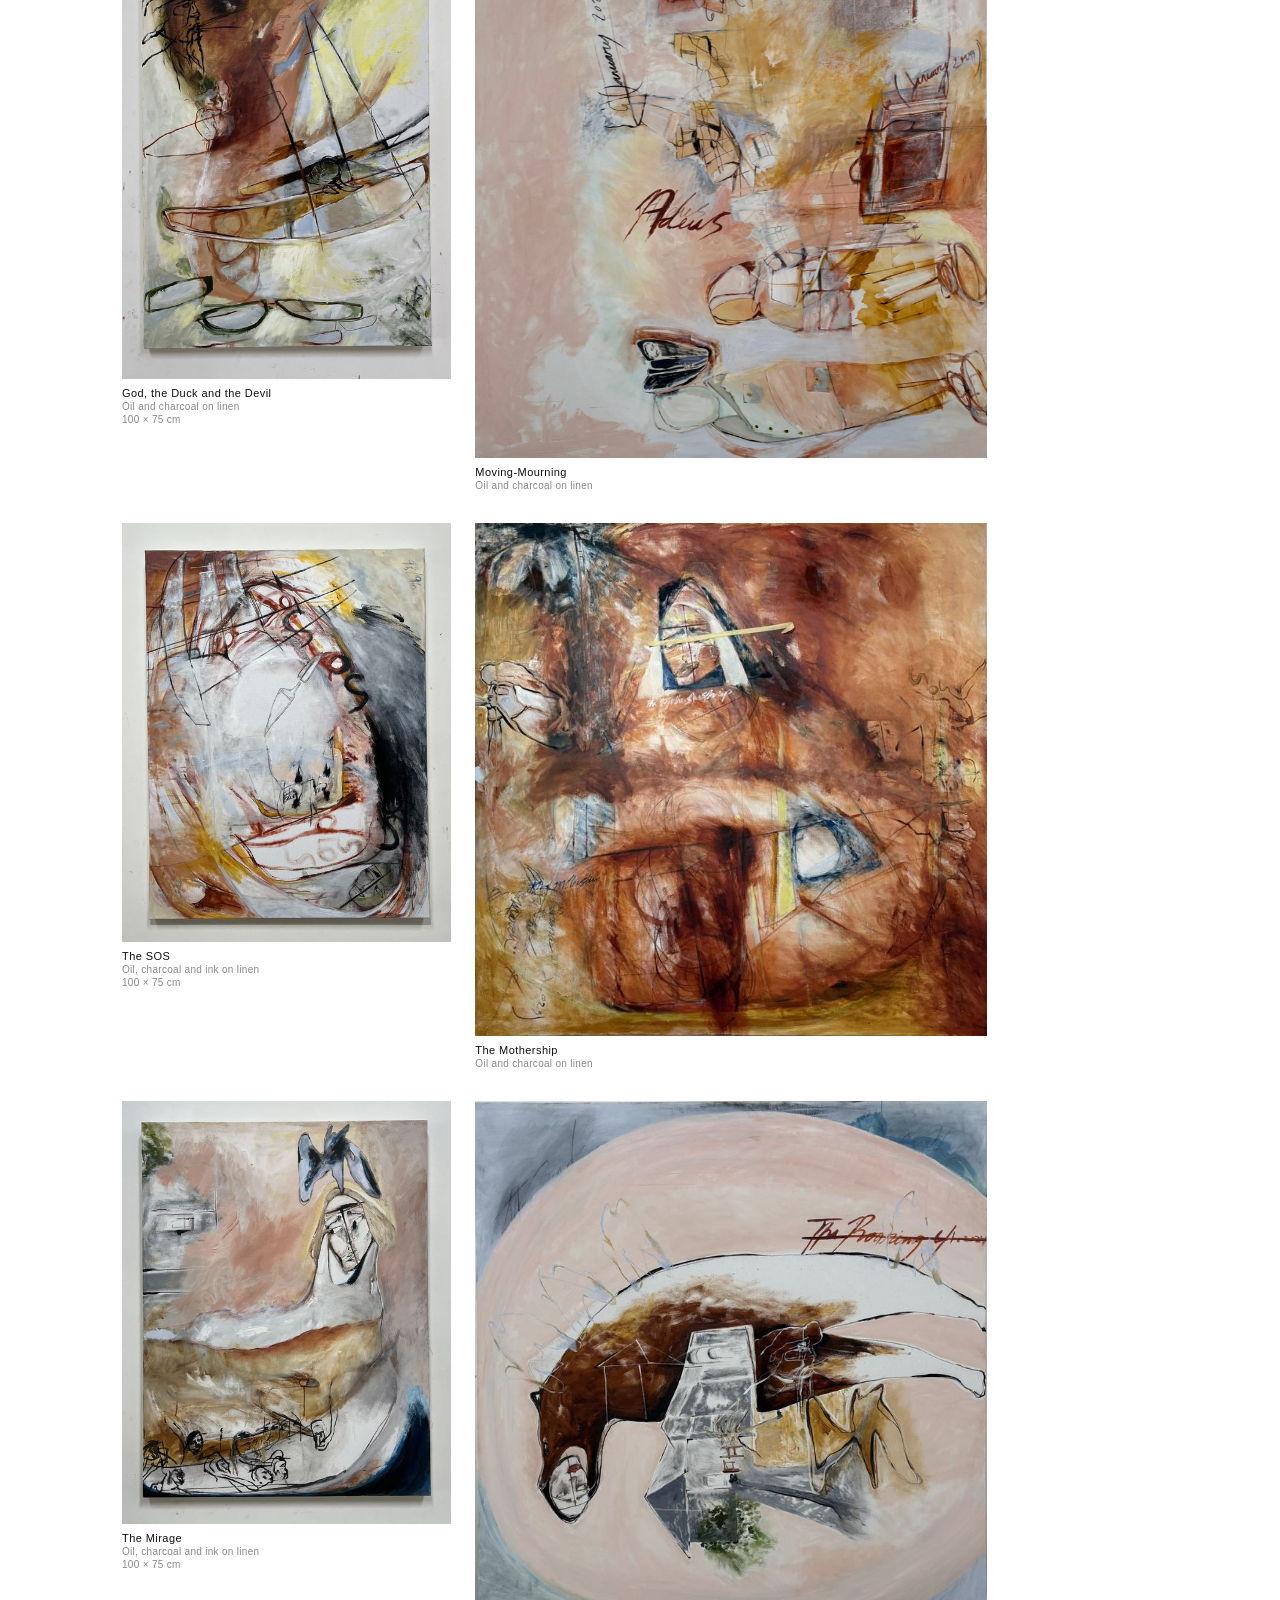
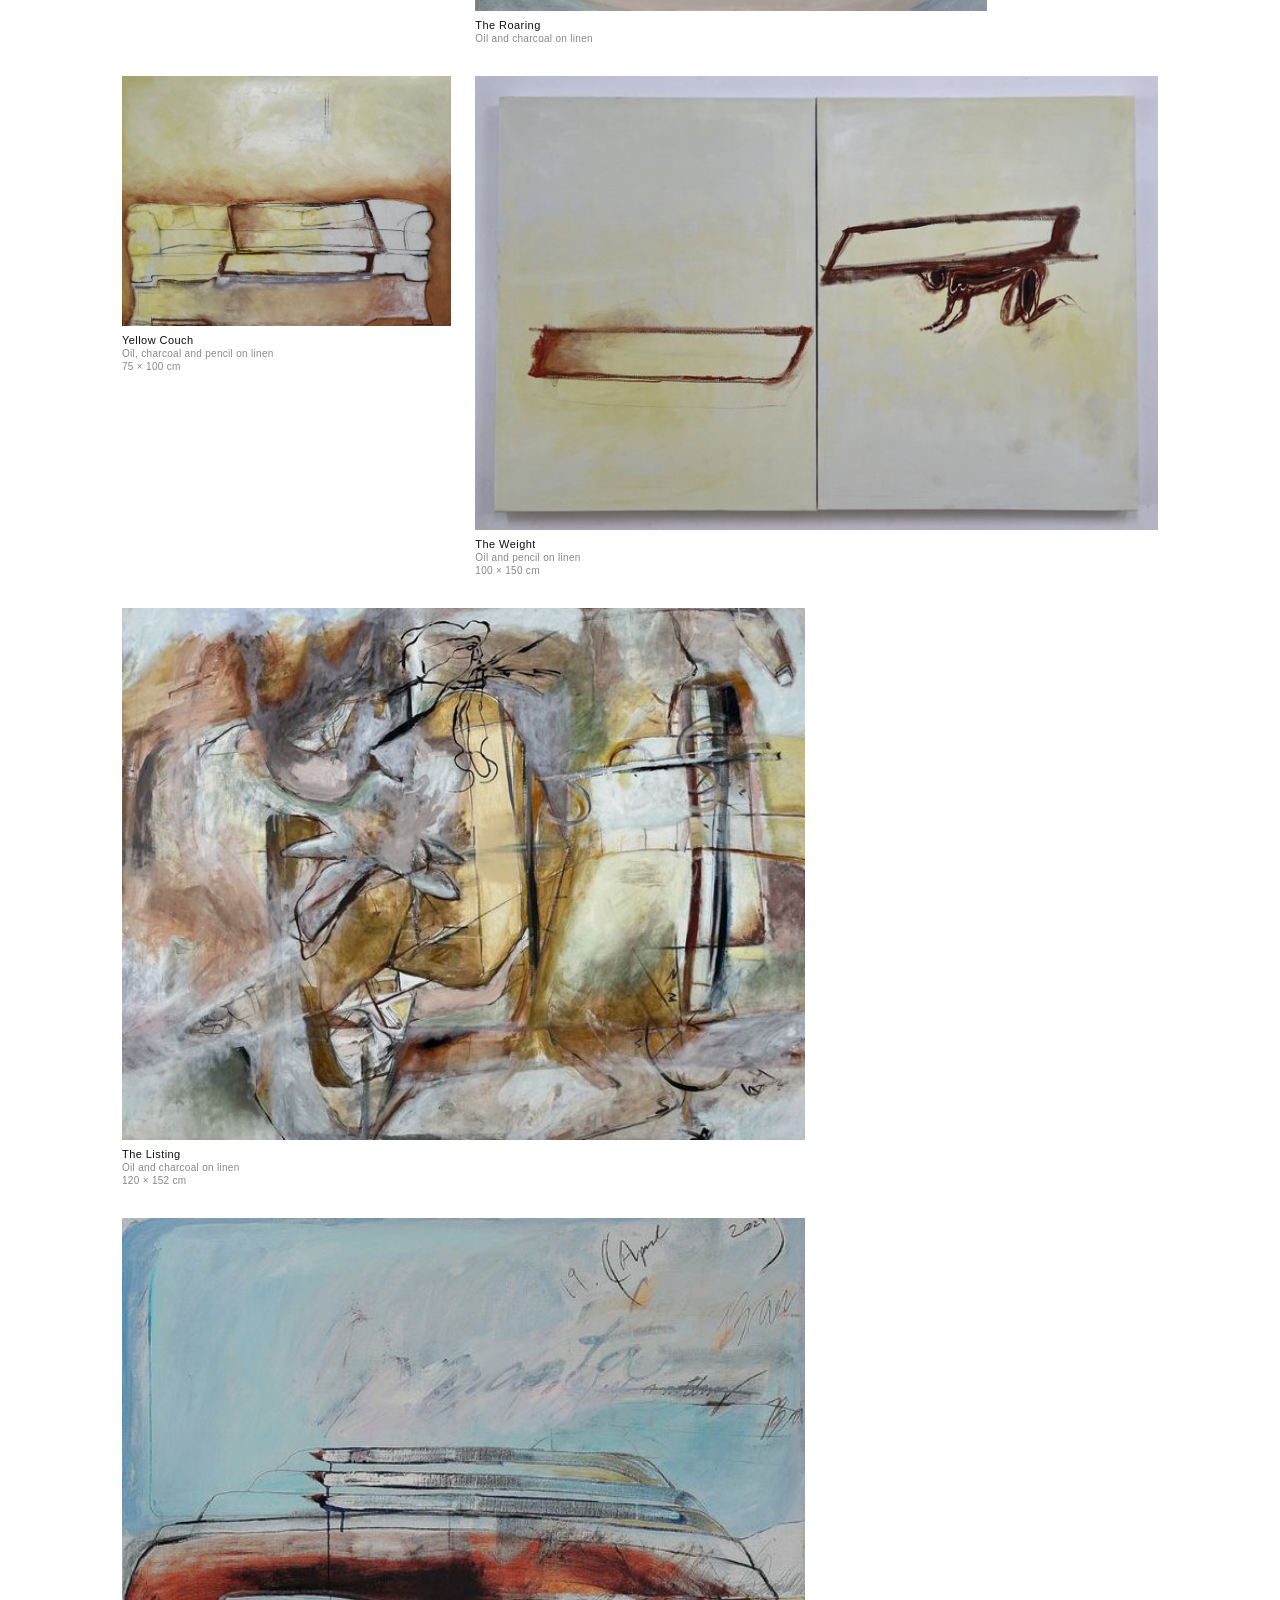
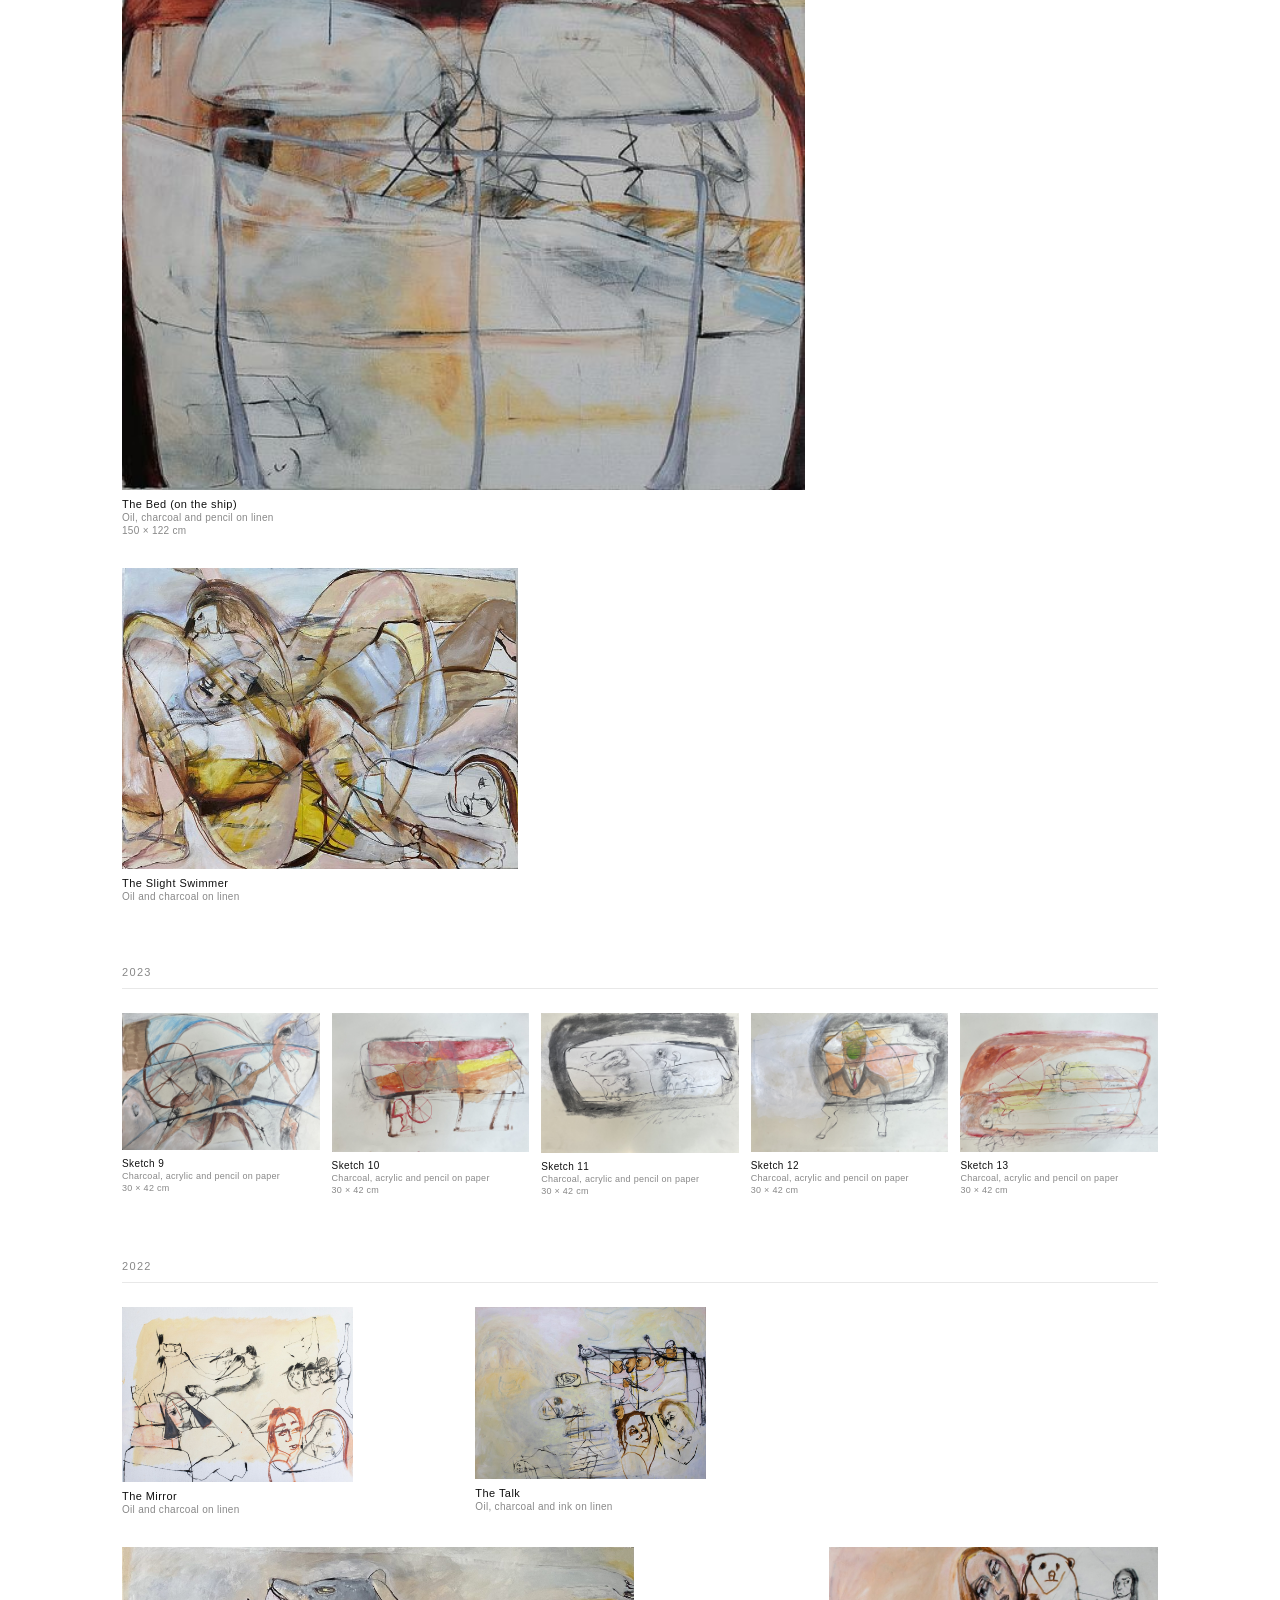
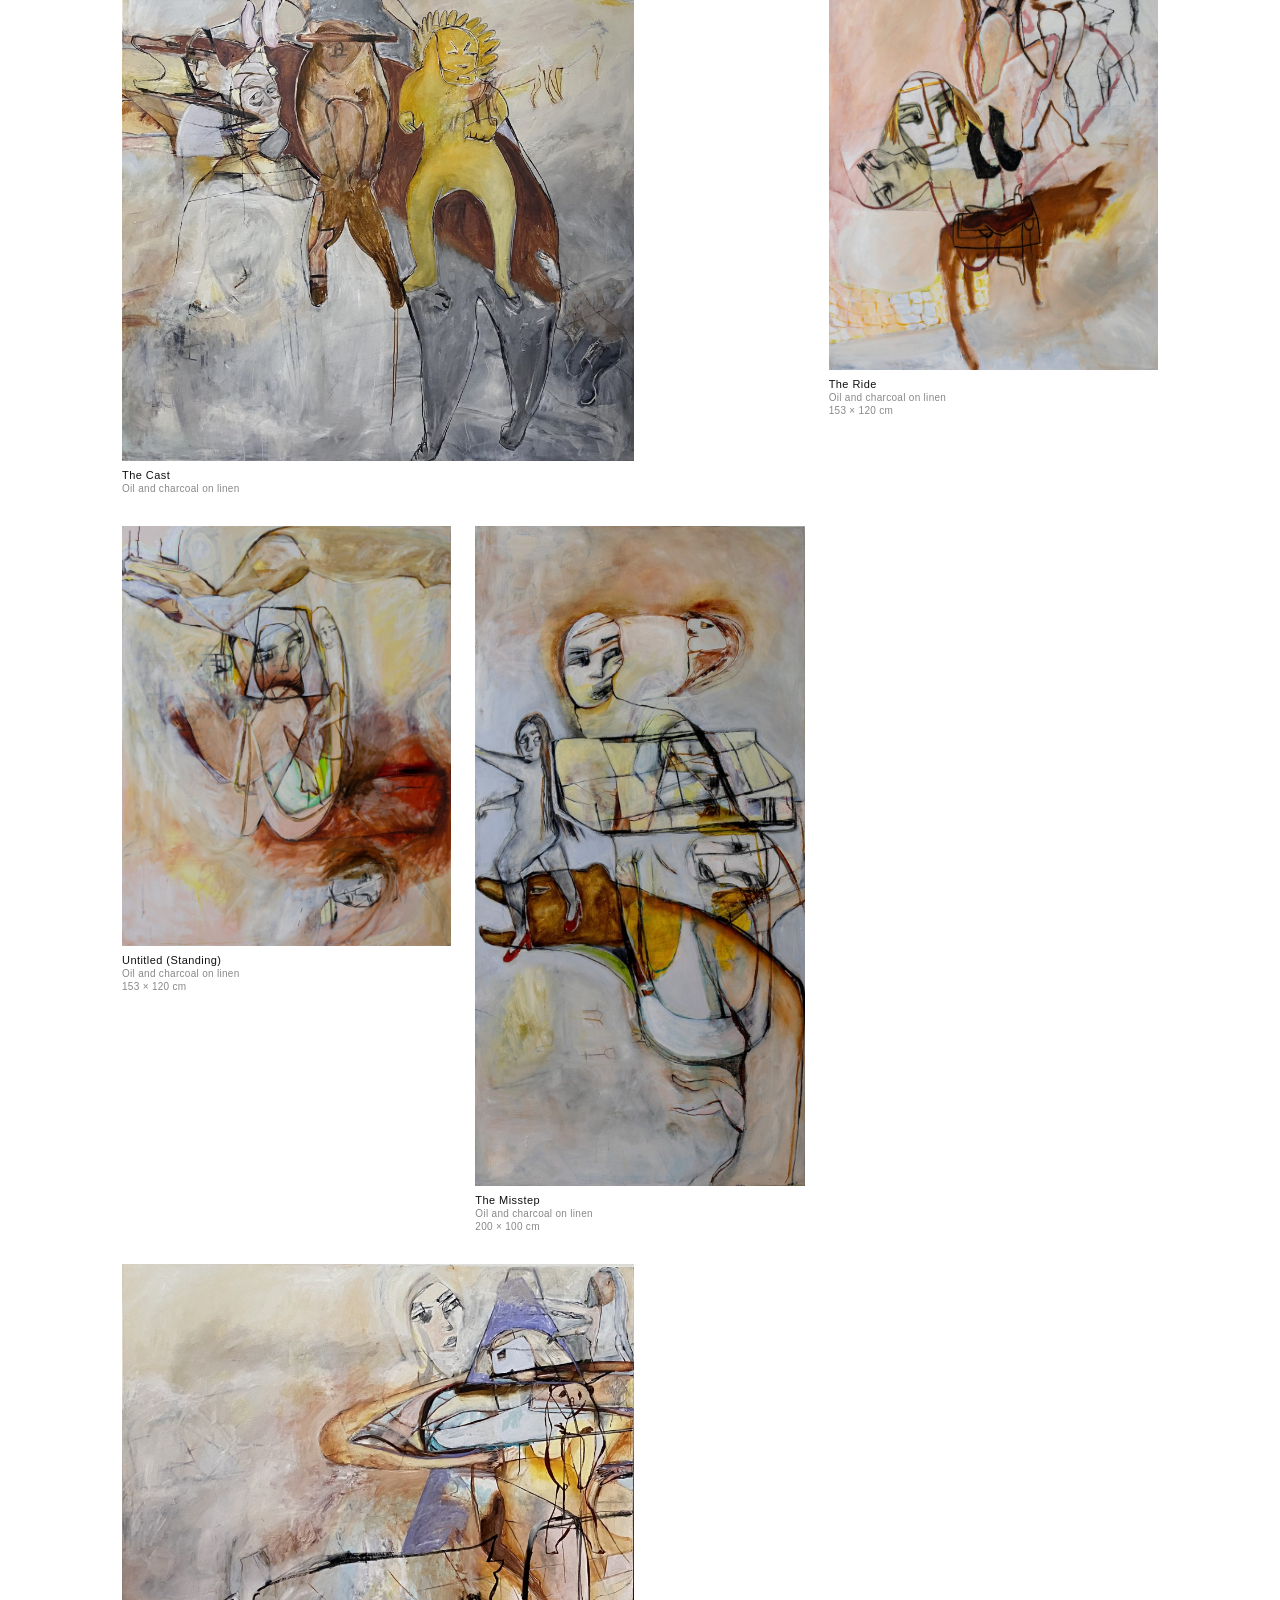
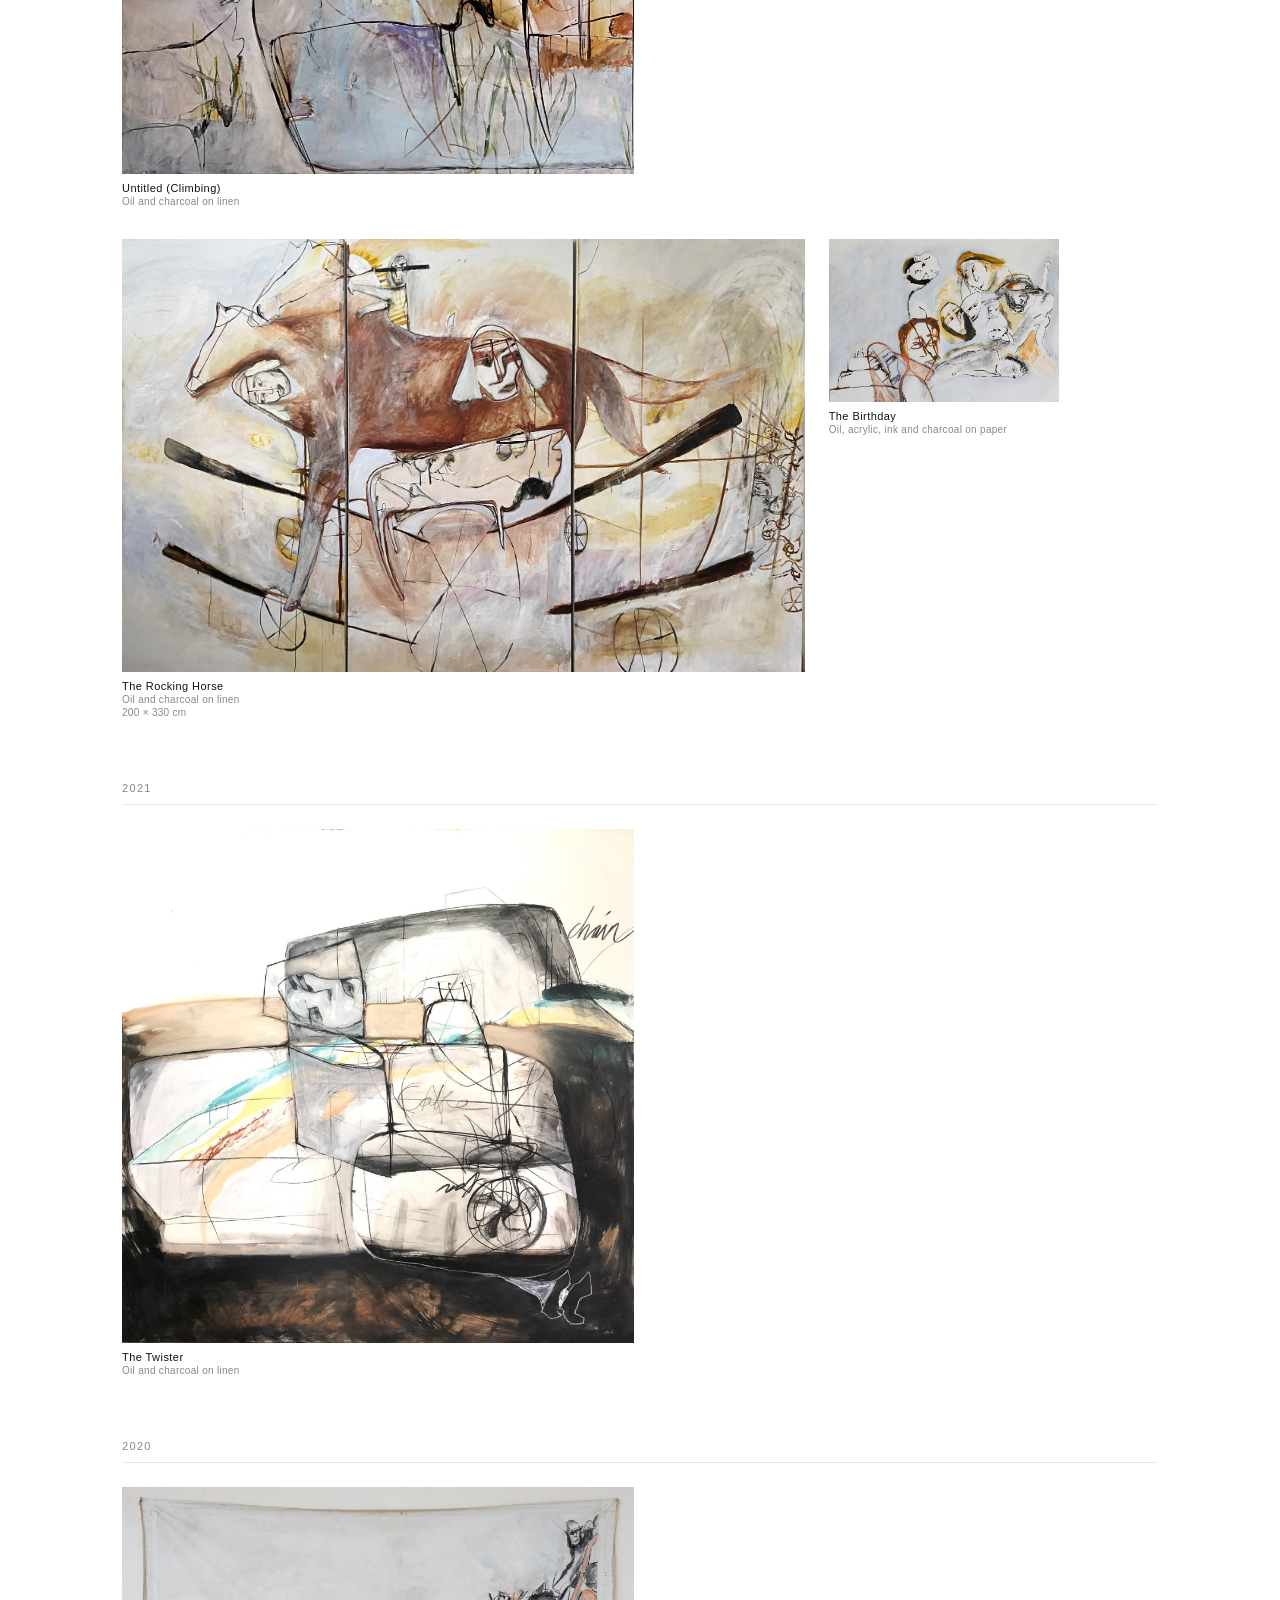
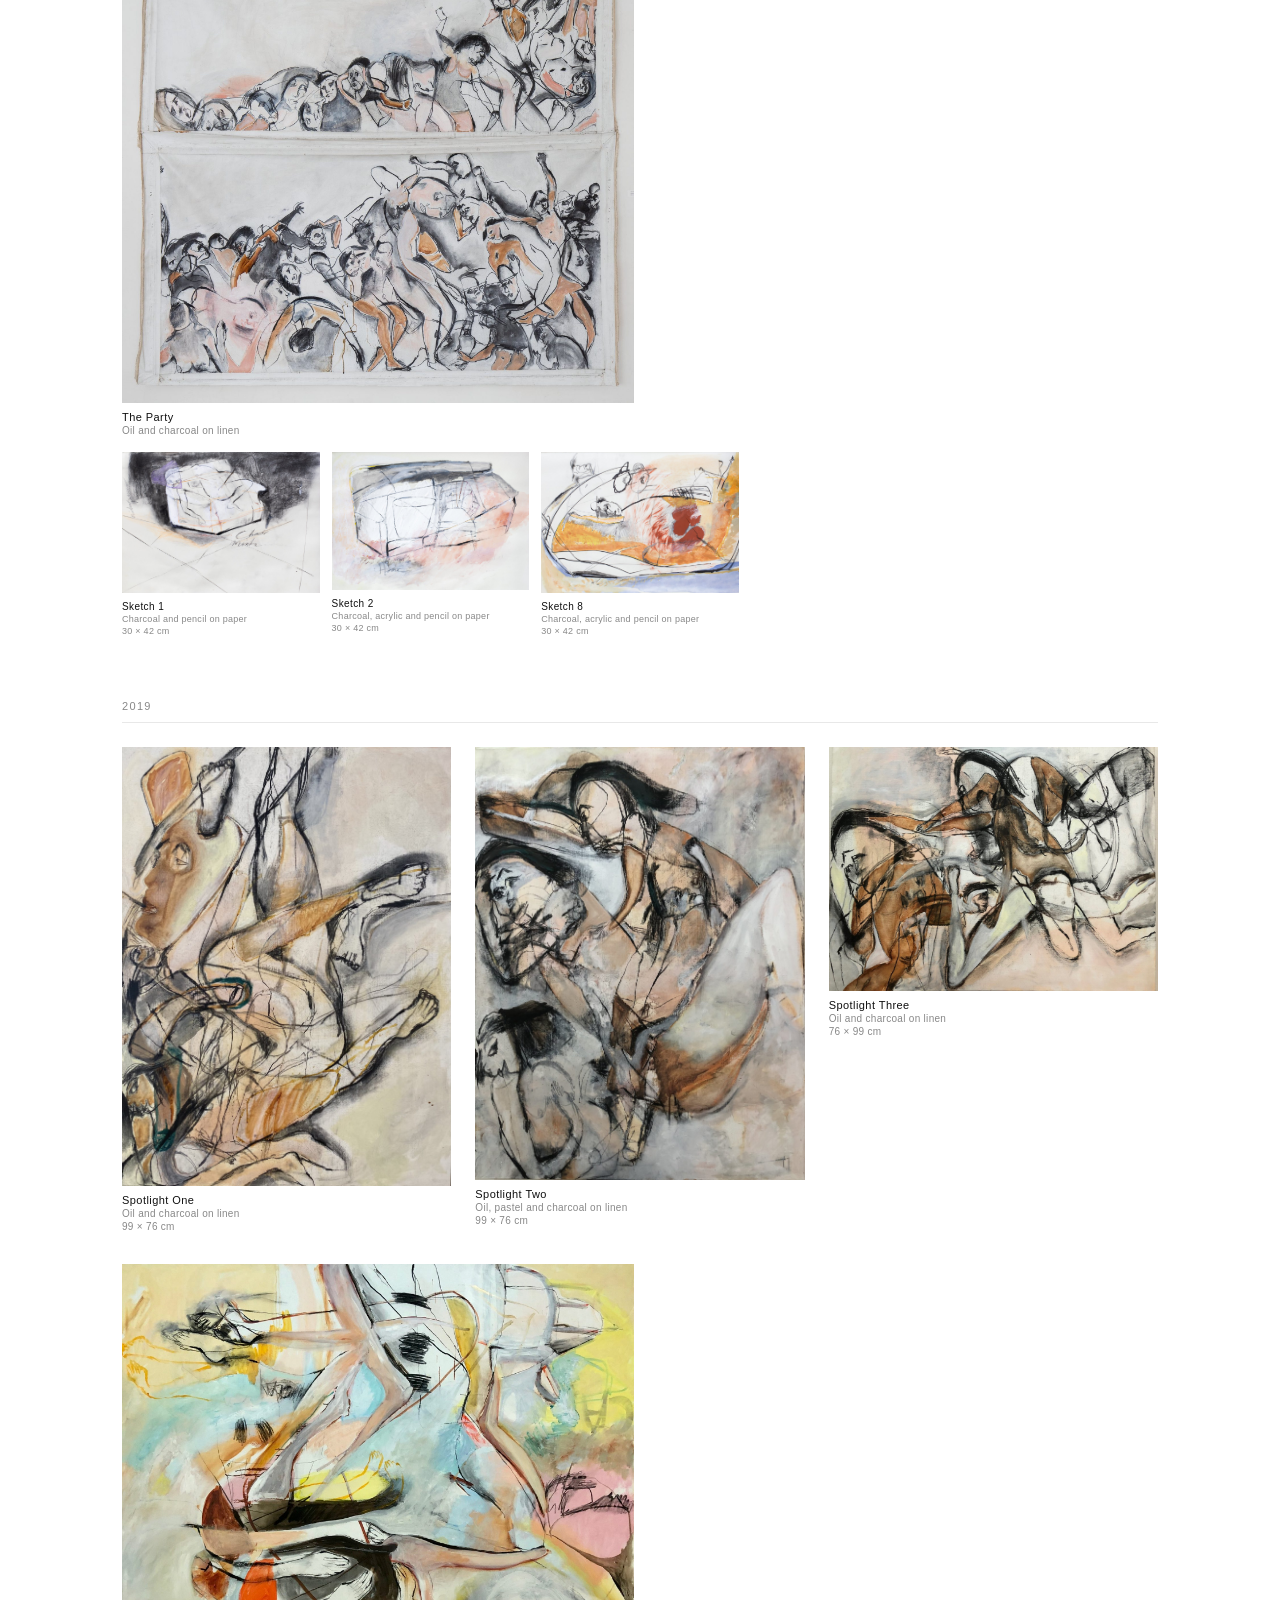
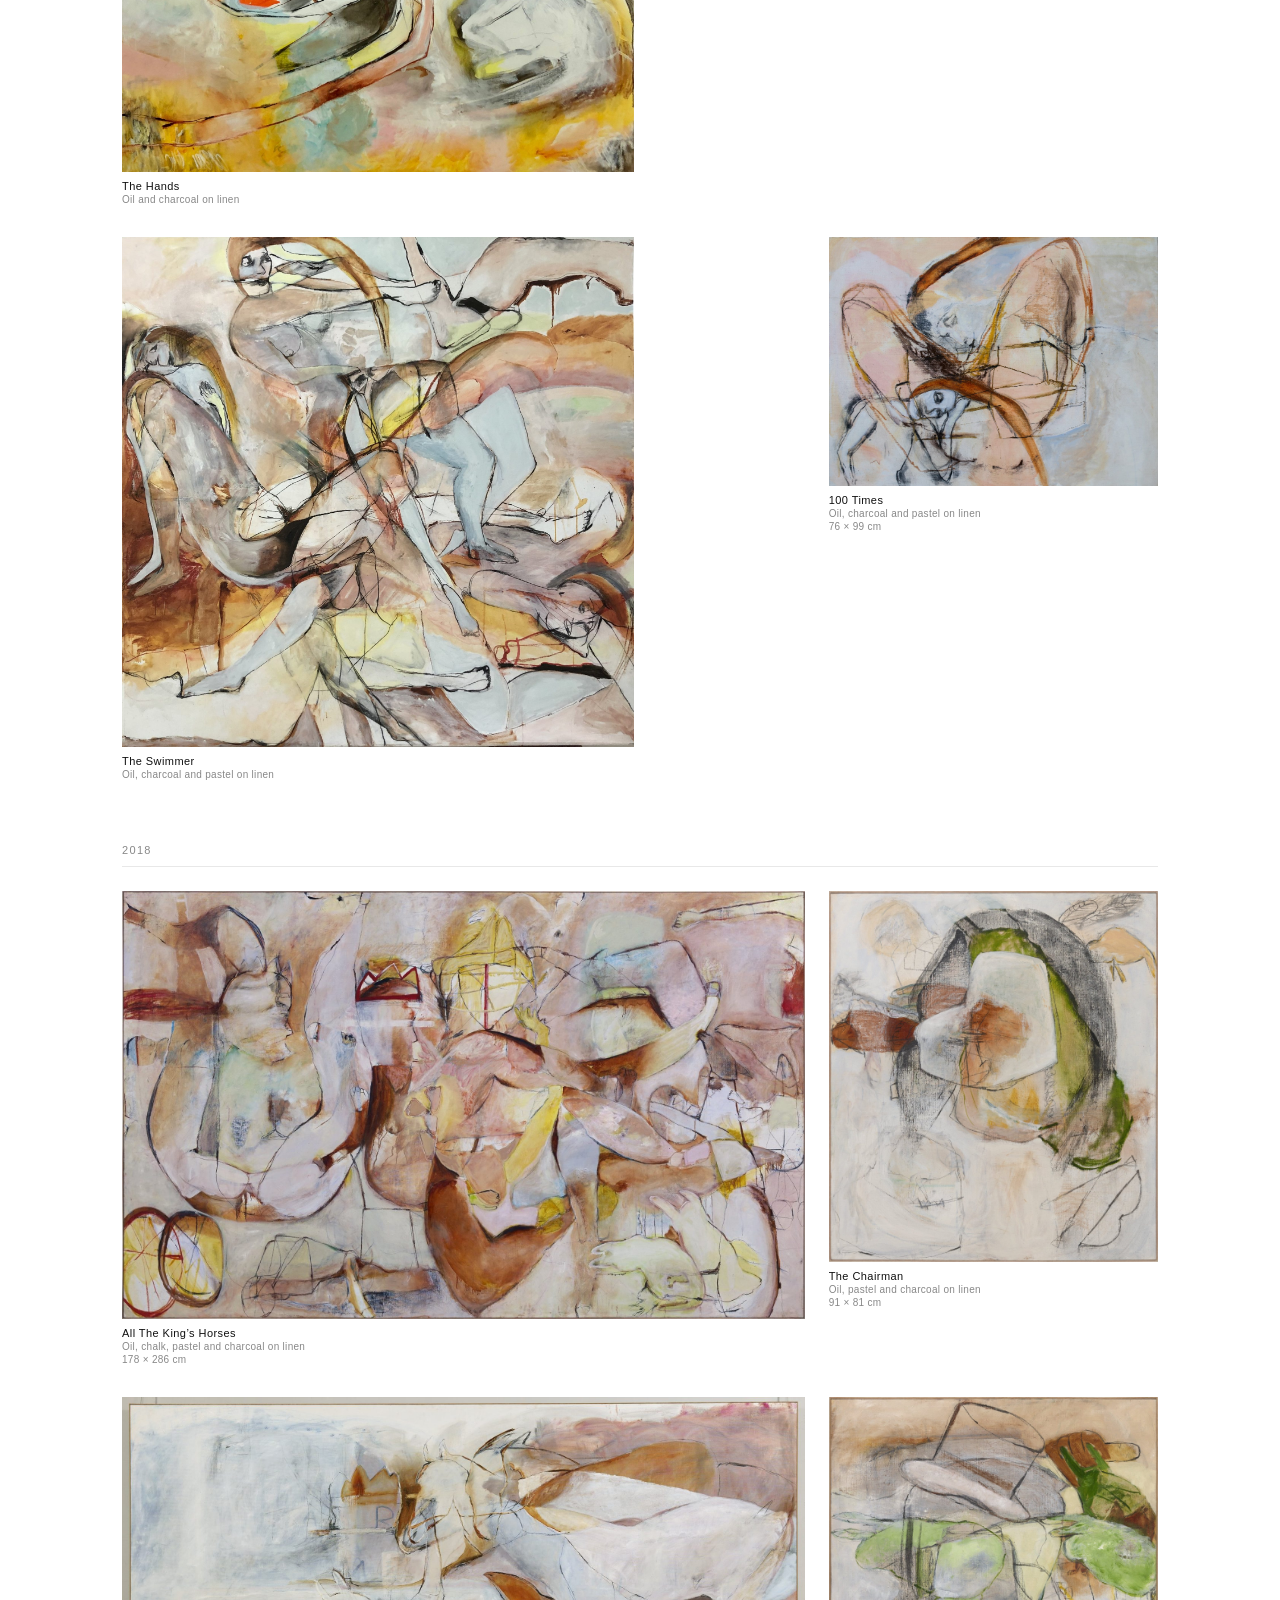
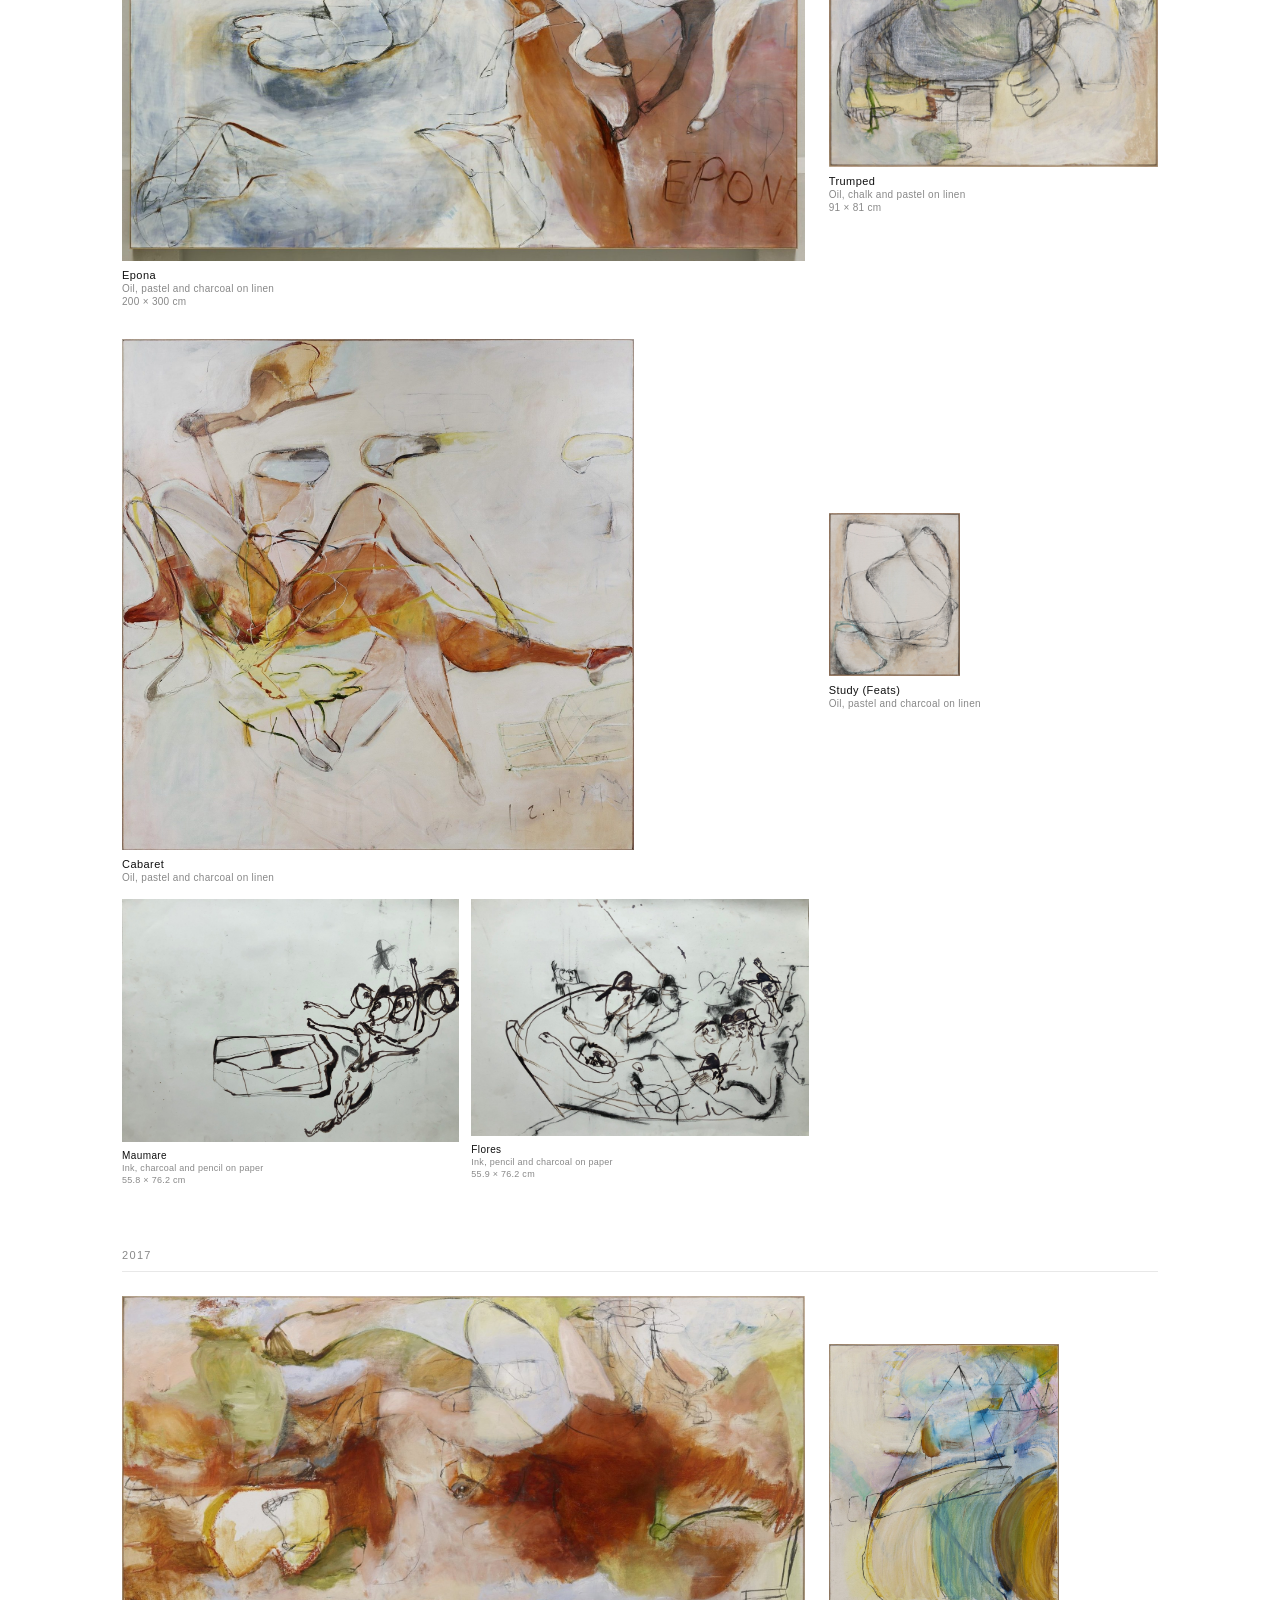
<file: works.html>
<!DOCTYPE html>
<html lang="en">
<head>
  <meta charset="UTF-8">
  <meta name="viewport" content="width=device-width, initial-scale=1.0">
  <title>Works — Lydia Janssen</title>
  <link rel="stylesheet" href="style.css">
  <meta name="description" content="Selected paintings by Lydia Janssen — oil on linen, charcoal and pastel works spanning 2006 to 2026. Themes of movement, displacement and the body.">

  <!-- Open Graph -->
  <meta property="og:type" content="website">
  <meta property="og:url" content="https://lydiajanssen.com/works">
  <meta property="og:title" content="Works — Lydia Janssen">
  <meta property="og:description" content="Selected paintings by Lydia Janssen — oil on linen, charcoal and pastel works spanning 2006 to 2026. Themes of movement, displacement and the body.">
  <meta property="og:image" content="https://lydiajanssen.com/images/artist-photo/Lydia%20Hat%20Studio%20Pic.jpg">

  <!-- Twitter Card -->
  <meta name="twitter:card" content="summary_large_image">
  <meta name="twitter:title" content="Works — Lydia Janssen">
  <meta name="twitter:description" content="Selected paintings by Lydia Janssen — oil on linen, charcoal and pastel works spanning 2006 to 2026. Themes of movement, displacement and the body.">
  <meta name="twitter:image" content="https://lydiajanssen.com/images/artist-photo/Lydia%20Hat%20Studio%20Pic.jpg">

  <!-- Canonical -->
  <link rel="canonical" href="https://lydiajanssen.com/works">

  <!-- Favicon -->
  <link rel="icon" type="image/svg+xml" href="/favicon.svg">
  <link rel="icon" type="image/png" href="/favicon.png">
  <style>
    .works-page { max-width: 1100px; margin: 0 auto; padding: 48px 32px 120px; }

    .year-section { margin-bottom: 64px; }

    .year-heading {
      font-size: var(--nav-size);
      font-weight: 400;
      letter-spacing: var(--letter-spacing);
      text-transform: uppercase;
      color: var(--grey);
      margin-bottom: 24px;
      padding-bottom: 10px;
      border-bottom: 1px solid #e8e8e8;
    }

    .works-grid {
      display: grid;
      grid-template-columns: repeat(3, 1fr);
      gap: 32px 24px;
    }

    .work-item {
      display: block;
      text-decoration: none;
      align-self: start;
      outline: none;
      -webkit-tap-highlight-color: transparent;
    }

    .work-item:focus, .work-item:active { outline: none; box-shadow: none; }
    .work-item img { border: none; outline: none; display: block; }

    .work-item .thumb {
      width: 100%;
    }

    .work-item.square-large .thumb {
      width: 75%;
      margin: 0;
    }

    .work-item .thumb img {
      width: 100%;
      height: auto;
      display: block;
    }

    /* Low-res archival images — display at natural small size */
    .work-item.tiny .thumb img {
      width: auto;
      max-width: 100%;
      max-height: 190px;
    }

    /* Small-format paintings — constrained to reflect actual scale */
    .work-item.small .thumb {
      max-width: 70%;
    }

    /* Very small display — for works shown as minor/contextual */
    .work-item.very-small .thumb {
      max-width: 40%;
    }

    .work-item.medium .thumb {
      max-width: 58%;
    }

    .work-item:hover img { opacity: 0.85; }

    .work-caption {
      margin-top: 8px;
      display: flex;
      flex-direction: column;
      gap: 2px;
    }

    .work-title {
      font-size: 11px;
      color: var(--black);
      letter-spacing: 0.04em;
    }

    .work-meta {
      font-size: 10px;
      color: var(--grey);
      letter-spacing: 0.03em;
    }

    .sketches-grid {
      grid-template-columns: repeat(5, 1fr);
      gap: 12px;
      margin-top: 16px;
    }

    .works-subheading-note {
      text-transform: none;
      letter-spacing: 0.03em;
      font-style: italic;
    }

    .works-subheading {
      font-size: 11px;
      font-weight: 400;
      letter-spacing: 0.12em;
      text-transform: uppercase;
      color: var(--grey);
      margin: 48px 0 0;
    }

    .sketches-grid .work-title { font-size: 10px; }
    .sketches-grid .work-meta { font-size: 9px; }

    @media (max-width: 760px) {
      .works-grid { grid-template-columns: repeat(2, 1fr); gap: 20px 16px; }
    }
    @media (max-width: 600px) {
      .works-page { padding-left: 20px; padding-right: 20px; }
      /* Single-column layout — overrides all inline grid-template-columns */
      .works-grid {
        grid-template-columns: 1fr !important;
        gap: 28px 0;
      }
      /* Reset grid-column span overrides so no implicit columns are created */
      .works-grid .work-item[style*="grid-column"] {
        grid-column: auto !important;
      }
      /* All thumbnails fill the full column width on mobile */
      .works-grid .work-item .thumb,
      .works-grid .work-item.square-large .thumb,
      .works-grid .work-item.small .thumb,
      .works-grid .work-item.very-small .thumb,
      .works-grid .work-item.medium .thumb {
        width: 100% !important;
        max-width: 100% !important;
      }
      /* Sketches and small studies — half-width to reflect actual scale */
      .works-grid.sketches-grid .work-item .thumb {
        width: 50% !important;
        max-width: 50% !important;
      }
    }

    /* ── LIGHTBOX ──────────────────────────────────────────────────── */
    #lightbox {
      display: none;
      position: fixed;
      inset: 0;
      z-index: 1000;
      background: rgba(0,0,0,0.92);
      align-items: center;
      justify-content: center;
      flex-direction: column;
      padding: 40px;
    }
    #lightbox.open { display: flex; }

    #lb-scroll {
      overflow: auto;
      display: flex;
      align-items: center;
      justify-content: center;
      max-width: 100%;
      max-height: calc(100vh - 160px);
    }
    #lightbox-img {
      display: block;
      max-width: 100%;
      max-height: calc(100vh - 160px);
      object-fit: contain;
      cursor: zoom-in;
      transition: max-width 0.3s ease, max-height 0.3s ease;
      outline: 15px solid #000;
      outline-offset: -15px;
    }
    #lightbox-img.zoomed {
      cursor: zoom-out;
      max-width: none;
      max-height: none;
      width: auto;
      height: 170vh;
    }

    #lb-inner {
      display: flex;
      flex-direction: column;
      align-items: flex-start;
      max-width: 100%;
    }

    #lightbox-caption {
      margin-top: 16px;
      text-align: left;
      color: rgba(255,255,255,0.85);
      font-family: var(--font-sans);
    }

    #lightbox-title {
      font-size: 13px;
      letter-spacing: 0.06em;
      margin-bottom: 6px;
    }

    #lightbox-meta {
      font-size: 11px;
      color: rgba(255,255,255,0.5);
      letter-spacing: 0.04em;
    }

    #lightbox-close {
      position: fixed;
      top: 24px;
      right: 32px;
      font-size: 28px;
      color: rgba(255,255,255,0.6);
      cursor: pointer;
      background: none;
      border: none;
      line-height: 1;
      padding: 4px;
    }
    #lightbox-close:hover { color: #fff; }
  </style>
</head>
<body>

<header>
  <nav class="left">
    <a href="works.html" class="active">Works</a>
    <a href="press.html">Press</a>
    <a href="https://lydiajanssen.substack.com" target="_blank">Substack</a>
  </nav>
  <a href="index.html" class="site-name">Lydia Janssen</a>
  <nav class="right">
    <a href="about.html">About</a>
    <a href="cv.html">CV</a>
    <a href="contact.html">Contact</a>
  </nav>
</header>

<main>
  <div class="works-page">

    <!-- 2026 -->
    <div class="year-section">
      <h2 class="year-heading">2026</h2>
      <div class="works-grid" style="grid-template-columns: repeat(2, 1fr);">
        <a class="work-item" href="images/2026/Study in Release (Balloon) - 2026 - Oil and charcoal on linen - 178x178cm.jpg" data-zoom="images/zoom/2026/Study in Release (Balloon) - 2026 - Oil and charcoal on linen - 178x178cm.jpg" target="_blank">
          <div class="thumb"><img src="images/thumbs/2026/Study in Release (Balloon) - 2026 - Oil and charcoal on linen - 178x178cm.jpg" alt="Study in Release (Balloon)" loading="lazy"></div>
          <div class="work-caption"><span class="work-title">Study in Release (Balloon)</span><span class="work-meta">Oil and charcoal on linen</span><span class="work-meta work-dims">178 &times; 178 cm</span></div>
        </a>
        <a class="work-item" href="images/2026/Study in Release (I) - 2026 - Oil and charcoal on linen - 178x178cm.jpg" data-zoom="images/zoom/2026/Study in Release (I) - 2026 - Oil and charcoal on linen - 178x178cm.jpg" target="_blank">
          <div class="thumb"><img src="images/thumbs/2026/Study in Release (I) - 2026 - Oil and charcoal on linen - 178x178cm.jpg" alt="Study in Release (I)" loading="lazy"></div>
          <div class="work-caption"><span class="work-title">Study in Release (I)</span><span class="work-meta">Oil and charcoal on linen</span><span class="work-meta work-dims">178 &times; 178 cm</span></div>
        </a>
        <a class="work-item" style="grid-column: span 2;" href="images/2026/Untitled (Arms) - 2026 - Oil on linen - 120x153cm.jpg" data-zoom="images/zoom/2026/Untitled (Arms) - 2026 - Oil on linen - 120x153cm.jpg" target="_blank">
          <div class="thumb" style="width: 45%;"><img src="images/thumbs/2026/Untitled (Arms) - 2026 - Oil on linen - 120x153cm.jpg" alt="Untitled (Arms)" loading="lazy"></div>
          <div class="work-caption"><span class="work-title">Untitled (Arms)</span><span class="work-meta">Oil on linen</span><span class="work-meta work-dims">120 &times; 153 cm</span></div>
        </a>
      </div>
      <h3 class="works-subheading">Works on paper <span class="works-subheading-note">&mdash; created at Arteles Residency, Finland</span></h3>
      <div class="works-grid sketches-grid" style="grid-template-columns: repeat(4, 1fr);">
        <a class="work-item" href="images/2026/Untitled (Fist) 1 - 2026 - Oil, oil pastel and pencil on paper - 50x40cm.jpg" target="_blank">
          <div class="thumb"><img src="images/thumbs/2026/Untitled (Fist) 1 - 2026 - Oil, oil pastel and pencil on paper - 50x40cm.jpg" alt="Untitled (Fist) 1" loading="lazy"></div>
          <div class="work-caption"><span class="work-title">Untitled (Fist) 1</span><span class="work-meta">Oil, oil pastel, pencil on paper</span><span class="work-meta work-dims">50 &times; 40 cm</span></div>
        </a>
        <a class="work-item" href="images/2026/Untitled (Fist) 2 - 2026 - Oil, oil pastel and pencil on paper - 50x40cm.jpg" target="_blank">
          <div class="thumb"><img src="images/thumbs/2026/Untitled (Fist) 2 - 2026 - Oil, oil pastel and pencil on paper - 50x40cm.jpg" alt="Untitled (Fist) 2" loading="lazy"></div>
          <div class="work-caption"><span class="work-title">Untitled (Fist) 2</span><span class="work-meta">Oil, oil pastel, pencil on paper</span><span class="work-meta work-dims">50 &times; 40 cm</span></div>
        </a>
        <a class="work-item" href="images/2026/Untitled (Fist) 3 - 2026 - Oil, oil pastel and pencil on paper - 50x40cm.jpg" target="_blank">
          <div class="thumb"><img src="images/thumbs/2026/Untitled (Fist) 3 - 2026 - Oil, oil pastel and pencil on paper - 50x40cm.jpg" alt="Untitled (Fist) 3" loading="lazy"></div>
          <div class="work-caption"><span class="work-title">Untitled (Fist) 3</span><span class="work-meta">Oil, oil pastel, pencil on paper</span><span class="work-meta work-dims">50 &times; 40 cm</span></div>
        </a>
        <a class="work-item" href="images/2026/Untitled (Fist) 4 - 2026 - Oil, oil pastel and pencil on paper - 50x40cm.jpg" target="_blank">
          <div class="thumb"><img src="images/thumbs/2026/Untitled (Fist) 4 - 2026 - Oil, oil pastel and pencil on paper - 50x40cm.jpg" alt="Untitled (Fist) 4" loading="lazy"></div>
          <div class="work-caption"><span class="work-title">Untitled (Fist) 4</span><span class="work-meta">Oil, oil pastel, pencil on paper</span><span class="work-meta work-dims">50 &times; 40 cm</span></div>
        </a>
        <a class="work-item" href="images/2026/Untitled (Fist) 5 - 2026 - Oil, oil pastel and pencil on paper - 50x40cm.jpg" target="_blank">
          <div class="thumb"><img src="images/thumbs/2026/Untitled (Fist) 5 - 2026 - Oil, oil pastel and pencil on paper - 50x40cm.jpg" alt="Untitled (Fist) 5" loading="lazy"></div>
          <div class="work-caption"><span class="work-title">Untitled (Fist) 5</span><span class="work-meta">Oil, oil pastel, pencil on paper</span><span class="work-meta work-dims">50 &times; 40 cm</span></div>
        </a>
        <a class="work-item" href="images/2026/Untitled (Fist) 6 - 2026 - Oil, oil pastel and pencil on paper - 50x40cm.jpg" target="_blank">
          <div class="thumb"><img src="images/thumbs/2026/Untitled (Fist) 6 - 2026 - Oil, oil pastel and pencil on paper - 50x40cm.jpg" alt="Untitled (Fist) 6" loading="lazy"></div>
          <div class="work-caption"><span class="work-title">Untitled (Fist) 6</span><span class="work-meta">Oil, oil pastel, pencil on paper</span><span class="work-meta work-dims">50 &times; 40 cm</span></div>
        </a>
        <a class="work-item" href="images/2026/Untitled (Fist) 7 - 2026 - Oil, oil pastel and pencil on paper - 50x40cm.jpg" target="_blank">
          <div class="thumb"><img src="images/thumbs/2026/Untitled (Fist) 7 - 2026 - Oil, oil pastel and pencil on paper - 50x40cm.jpg" alt="Untitled (Fist) 7" loading="lazy"></div>
          <div class="work-caption"><span class="work-title">Untitled (Fist) 7</span><span class="work-meta">Oil, oil pastel, pencil on paper</span><span class="work-meta work-dims">50 &times; 40 cm</span></div>
        </a>
        <a class="work-item" href="images/2026/Untitled (Fist) 8 - 2026 - Oil, oil pastel and pencil on paper - 50x40cm.jpg" target="_blank">
          <div class="thumb"><img src="images/thumbs/2026/Untitled (Fist) 8 - 2026 - Oil, oil pastel and pencil on paper - 50x40cm.jpg" alt="Untitled (Fist) 8" loading="lazy"></div>
          <div class="work-caption"><span class="work-title">Untitled (Fist) 8</span><span class="work-meta">Oil, oil pastel, pencil on paper</span><span class="work-meta work-dims">50 &times; 40 cm</span></div>
        </a>
      </div>
    </div>

    <!-- 2025 -->
    <div class="year-section">
      <h2 class="year-heading">2025</h2>
      <div class="works-grid">
        <a class="work-item" style="grid-column: span 3;" href="images/2025/The Housebirds - 2025 - Oil, charcoal and pastel on linen - 178x256cm.jpg" data-zoom="images/zoom/2025/The Housebirds - 2025 - Oil, charcoal and pastel on linen - 178x256cm.jpg" target="_blank">
          <div class="thumb"><img src="images/thumbs/2025/The Housebirds - 2025 - Oil, charcoal and pastel on linen - 178x256cm.jpg" alt="The Housebirds" loading="lazy"></div>
          <div class="work-caption"><span class="work-title">The Housebirds</span><span class="work-meta">Oil, charcoal and pastel on linen</span><span class="work-meta work-dims">178 &times; 256 cm</span></div>
        </a>
        <a class="work-item" href="images/2025/The Hat-Trick (I) - 2025 - Oil and charcoal on linen - 100x100cm.jpg" target="_blank">
          <div class="thumb"><img src="images/thumbs/2025/The Hat-Trick (I) - 2025 - Oil and charcoal on linen - 100x100cm.jpg" alt="The Hat-Trick (I)" loading="lazy"></div>
          <div class="work-caption"><span class="work-title">The Hat-Trick (I)</span><span class="work-meta">Oil and charcoal on linen</span><span class="work-meta work-dims">100 &times; 100 cm</span></div>
        </a>
        <a class="work-item" href="images/2025/The Hat-Trick (II) - 2025 - Oil and charcoal on linen - 100x100cm.jpg" target="_blank">
          <div class="thumb"><img src="images/thumbs/2025/The Hat-Trick (II) - 2025 - Oil and charcoal on linen - 100x100cm.jpg" alt="The Hat-Trick (II)" loading="lazy"></div>
          <div class="work-caption"><span class="work-title">The Hat-Trick (II)</span><span class="work-meta">Oil and charcoal on linen</span><span class="work-meta work-dims">100 &times; 100 cm</span></div>
        </a>
      </div>
    </div>

    <!-- 2024 -->
    <div class="year-section">
      <h2 class="year-heading">2024</h2>
      <div class="works-grid">
        <a class="work-item" href="images/2024/God, the Duck and the Devil - 2024 - Oil and charcoal on linen - 100x75cm.jpg" target="_blank">
          <div class="thumb"><img src="images/thumbs/2024/God, the Duck and the Devil - 2024 - Oil and charcoal on linen - 100x75cm.jpg" alt="God, the Duck and the Devil" loading="lazy"></div>
          <div class="work-caption"><span class="work-title">God, the Duck and the Devil</span><span class="work-meta">Oil and charcoal on linen</span><span class="work-meta work-dims">100 &times; 75 cm</span></div>
        </a>
        <a class="work-item square-large" style="grid-column: span 2;" href="images/2024/Moving-Mourning - 2024 - Oil and charcoal on linen - 178x178cm.jpg" target="_blank">
          <div class="thumb"><img src="images/thumbs/2024/Moving-Mourning - 2024 - Oil and charcoal on linen - 178x178cm.jpg" alt="Moving-Mourning" loading="lazy"></div>
          <div class="work-caption"><span class="work-title">Moving-Mourning</span><span class="work-meta">Oil and charcoal on linen</span></div>
        </a>
        <a class="work-item" href="images/2024/The SOS - 2024 - Oil, charcoal and ink on linen - 100x75cm.jpg" data-zoom="images/zoom/2024/The SOS - 2024 - Oil, charcoal and ink on linen - 100x75cm.jpg" target="_blank">
          <div class="thumb"><img src="images/thumbs/2024/The SOS - 2024 - Oil, charcoal and ink on linen - 100x75cm.jpg" alt="The SOS" loading="lazy"></div>
          <div class="work-caption"><span class="work-title">The SOS</span><span class="work-meta">Oil, charcoal and ink on linen</span><span class="work-meta work-dims">100 &times; 75 cm</span></div>
        </a>
        <a class="work-item square-large" style="grid-column: span 2;" href="images/2024/The Mothership - 2024 - Oil and charcoal on linen - 178x178cm.jpg" target="_blank">
          <div class="thumb"><img src="images/thumbs/2024/The Mothership - 2024 - Oil and charcoal on linen - 178x178cm.jpg" alt="The Mothership" loading="lazy"></div>
          <div class="work-caption"><span class="work-title">The Mothership</span><span class="work-meta">Oil and charcoal on linen</span></div>
        </a>
        <a class="work-item" href="images/2024/The Mirage - 2024 - Oil, charcoal and ink on linen - 100x75cm.jpg" data-zoom="images/zoom/2024/The Mirage - 2024 - Oil, charcoal and ink on linen - 100x75cm.jpg" target="_blank">
          <div class="thumb"><img src="images/thumbs/2024/The Mirage - 2024 - Oil, charcoal and ink on linen - 100x75cm.jpg" alt="The Mirage" loading="lazy"></div>
          <div class="work-caption"><span class="work-title">The Mirage</span><span class="work-meta">Oil, charcoal and ink on linen</span><span class="work-meta work-dims">100 &times; 75 cm</span></div>
        </a>
        <a class="work-item square-large" style="grid-column: span 2;" href="images/2024/The Roaring - 2024 - Oil and charcoal on linen - 178x178cm.jpg" target="_blank">
          <div class="thumb"><img src="images/thumbs/2024/The Roaring - 2024 - Oil and charcoal on linen - 178x178cm.jpg" alt="The Roaring" loading="lazy"></div>
          <div class="work-caption"><span class="work-title">The Roaring</span><span class="work-meta">Oil and charcoal on linen</span></div>
        </a>
        <a class="work-item" href="images/2024/Yellow Couch - 2024 - Oil, charcoal and pencil on linen - 75x100cm.jpg" data-zoom="images/zoom/2024/Yellow Couch - 2024 - Oil, charcoal and pencil on linen - 75x100cm.jpg" target="_blank">
          <div class="thumb"><img src="images/thumbs/2024/Yellow Couch - 2024 - Oil, charcoal and pencil on linen - 75x100cm.jpg" alt="Yellow Couch" loading="lazy"></div>
          <div class="work-caption"><span class="work-title">Yellow Couch</span><span class="work-meta">Oil, charcoal and pencil on linen</span><span class="work-meta work-dims">75 &times; 100 cm</span></div>
        </a>
        <a class="work-item" style="grid-column: span 2;" href="images/2024/The Weight - 2024 - Oil and pencil on linen - 100x150cm.jpg" data-zoom="images/zoom/2024/The Weight - 2024 - Oil and pencil on linen - 100x150cm.jpg" target="_blank">
          <div class="thumb"><img src="images/thumbs/2024/The Weight - 2024 - Oil and pencil on linen - 100x150cm.jpg" alt="The Weight" loading="lazy"></div>
          <div class="work-caption"><span class="work-title">The Weight</span><span class="work-meta">Oil and pencil on linen</span><span class="work-meta work-dims">100 &times; 150 cm</span></div>
        </a>
        <a class="work-item" style="grid-column: span 2;" href="images/2024/The Listing - 2024 - Oil and charcoal on linen - 120x152cm.jpg" data-zoom="images/zoom/2024/The Listing - 2024 - Oil and charcoal on linen - 120x152cm.jpg" target="_blank">
          <div class="thumb"><img src="images/thumbs/2024/The Listing - 2024 - Oil and charcoal on linen - 120x152cm.jpg" alt="The Listing" loading="lazy"></div>
          <div class="work-caption"><span class="work-title">The Listing</span><span class="work-meta">Oil and charcoal on linen</span><span class="work-meta work-dims">120 &times; 152 cm</span></div>
        </a>
        <a class="work-item" style="grid-column: span 2;" href="images/2024/The Bed (on the ship) - 2024 - Oil, charcoal and pencil on linen - 150x122cm.jpg" target="_blank">
          <div class="thumb"><img src="images/thumbs/2024/The Bed (on the ship) - 2024 - Oil, charcoal and pencil on linen - 150x122cm.jpg" alt="The Bed (on the ship)" loading="lazy"></div>
          <div class="work-caption"><span class="work-title">The Bed (on the ship)</span><span class="work-meta">Oil, charcoal and pencil on linen</span><span class="work-meta work-dims">150 &times; 122 cm</span></div>
        </a>
        <a class="work-item medium" style="grid-column: span 2;" href="images/2024/The Slight Swimmer - 2024 - Oil and charcoal on linen - 75x100cm.jpg" target="_blank">
          <div class="thumb"><img src="images/thumbs/2024/The Slight Swimmer - 2024 - Oil and charcoal on linen - 75x100cm.jpg" alt="The Slight Swimmer" loading="lazy"></div>
          <div class="work-caption"><span class="work-title">The Slight Swimmer</span><span class="work-meta">Oil and charcoal on linen</span></div>
        </a>
      </div>
    </div>

    <!-- 2023 -->
    <div class="year-section">
      <h2 class="year-heading">2023</h2>
      <div class="works-grid sketches-grid">
        <a class="work-item" href="images/2023/Sketch 9 - 2023 - Charcoal, acrylic and pencil on paper - 30x42cm.jpg" data-zoom="images/zoom/2023/Sketch 9 - 2023 - Charcoal, acrylic and pencil on paper - 30x42cm.jpg" target="_blank">
          <div class="thumb"><img src="images/2023/Sketch 9 - 2023 - Charcoal, acrylic and pencil on paper - 30x42cm.jpg" alt="Sketch 9" loading="lazy"></div>
          <div class="work-caption"><span class="work-title">Sketch 9</span><span class="work-meta">Charcoal, acrylic and pencil on paper</span><span class="work-meta work-dims">30 &times; 42 cm</span></div>
        </a>
        <a class="work-item" href="images/2023/Sketch 10 - 2023 - Charcoal, acrylic and pencil on paper - 30x42cm.jpg" data-zoom="images/zoom/2023/Sketch 10 - 2023 - Charcoal, acrylic and pencil on paper - 30x42cm.jpg" target="_blank">
          <div class="thumb"><img src="images/2023/Sketch 10 - 2023 - Charcoal, acrylic and pencil on paper - 30x42cm.jpg" alt="Sketch 10" loading="lazy"></div>
          <div class="work-caption"><span class="work-title">Sketch 10</span><span class="work-meta">Charcoal, acrylic and pencil on paper</span><span class="work-meta work-dims">30 &times; 42 cm</span></div>
        </a>
        <a class="work-item" href="images/2023/Sketch 11 - 2023 - Charcoal, acrylic and pencil on paper - 30x42cm.jpg" data-zoom="images/zoom/2023/Sketch 11 - 2023 - Charcoal, acrylic and pencil on paper - 30x42cm.jpg" target="_blank">
          <div class="thumb"><img src="images/2023/Sketch 11 - 2023 - Charcoal, acrylic and pencil on paper - 30x42cm.jpg" alt="Sketch 11" loading="lazy"></div>
          <div class="work-caption"><span class="work-title">Sketch 11</span><span class="work-meta">Charcoal, acrylic and pencil on paper</span><span class="work-meta work-dims">30 &times; 42 cm</span></div>
        </a>
        <a class="work-item" href="images/2023/Sketch 12 - 2023 - Charcoal, acrylic and pencil on paper - 30x42cm.jpg" data-zoom="images/zoom/2023/Sketch 12 - 2023 - Charcoal, acrylic and pencil on paper - 30x42cm.jpg" target="_blank">
          <div class="thumb"><img src="images/2023/Sketch 12 - 2023 - Charcoal, acrylic and pencil on paper - 30x42cm.jpg" alt="Sketch 12" loading="lazy"></div>
          <div class="work-caption"><span class="work-title">Sketch 12</span><span class="work-meta">Charcoal, acrylic and pencil on paper</span><span class="work-meta work-dims">30 &times; 42 cm</span></div>
        </a>
        <a class="work-item" href="images/2023/Sketch 13 - 2023 - Charcoal, acrylic and pencil on paper - 30x42cm.jpg" data-zoom="images/zoom/2023/Sketch 13 - 2023 - Charcoal, acrylic and pencil on paper - 30x42cm.jpg" target="_blank">
          <div class="thumb"><img src="images/2023/Sketch 13 - 2023 - Charcoal, acrylic and pencil on paper - 30x42cm.jpg" alt="Sketch 13" loading="lazy"></div>
          <div class="work-caption"><span class="work-title">Sketch 13</span><span class="work-meta">Charcoal, acrylic and pencil on paper</span><span class="work-meta work-dims">30 &times; 42 cm</span></div>
        </a>
      </div>
    </div>

    <!-- 2022 -->
    <div class="year-section">
      <h2 class="year-heading">2022</h2>
      <div class="works-grid">
        <a class="work-item small" href="images/2022/The Mirror - 2022 - Oil and charcoal on linen - 75x99cm.jpg" target="_blank">
          <div class="thumb"><img src="images/2022/The Mirror - 2022 - Oil and charcoal on linen - 75x99cm.jpg" alt="The Mirror" loading="lazy"></div>
          <div class="work-caption"><span class="work-title">The Mirror</span><span class="work-meta">Oil and charcoal on linen</span></div>
        </a>
        <a class="work-item small" href="images/2022/The Talk - 2022 - Oil, charcoal and ink on linen - 75x99cm.jpg" target="_blank">
          <div class="thumb"><img src="images/2022/The Talk - 2022 - Oil, charcoal and ink on linen - 75x99cm.jpg" alt="The Talk" loading="lazy"></div>
          <div class="work-caption"><span class="work-title">The Talk</span><span class="work-meta">Oil, charcoal and ink on linen</span></div>
        </a>
        <a class="work-item square-large" style="grid-column: span 2;" href="images/2022/The Cast - 2022 - Oil and charcoal on linen - 178x178cm.jpg" target="_blank">
          <div class="thumb"><img src="images/2022/The Cast - 2022 - Oil and charcoal on linen - 178x178cm.jpg" alt="The Cast" loading="lazy"></div>
          <div class="work-caption"><span class="work-title">The Cast</span><span class="work-meta">Oil and charcoal on linen</span></div>
        </a>
        <a class="work-item" href="images/2022/The Ride - 2022 - Oil and charcoal on linen - 153x120cm.jpg" data-zoom="images/zoom/2022/The Ride - 2022 - Oil and charcoal on linen - 153x120cm.jpg" target="_blank">
          <div class="thumb"><img src="images/2022/The Ride - 2022 - Oil and charcoal on linen - 153x120cm.jpg" alt="The Ride" loading="lazy"></div>
          <div class="work-caption"><span class="work-title">The Ride</span><span class="work-meta">Oil and charcoal on linen</span><span class="work-meta work-dims">153 &times; 120 cm</span></div>
        </a>
        <a class="work-item" href="images/2022/Untitled (Standing) - 2022 - Oil and charcoal on linen - 153x120cm.jpg" data-zoom="images/zoom/2022/Untitled (Standing) - 2022 - Oil and charcoal on linen - 153x120cm.jpg" target="_blank">
          <div class="thumb"><img src="images/2022/Untitled (Standing) - 2022 - Oil and charcoal on linen - 153x120cm.jpg" alt="Untitled (Standing)" loading="lazy"></div>
          <div class="work-caption"><span class="work-title">Untitled (Standing)</span><span class="work-meta">Oil and charcoal on linen</span><span class="work-meta work-dims">153 &times; 120 cm</span></div>
        </a>
        <a class="work-item" href="images/2022/The Misstep - 2022 - Oil and charcoal on linen - 200x100cm.jpg" data-zoom="images/zoom/2022/The Misstep - 2022 - Oil and charcoal on linen - 200x100cm.jpg" target="_blank">
          <div class="thumb"><img src="images/2022/The Misstep - 2022 - Oil and charcoal on linen - 200x100cm.jpg" alt="The Misstep" loading="lazy"></div>
          <div class="work-caption"><span class="work-title">The Misstep</span><span class="work-meta">Oil and charcoal on linen</span><span class="work-meta work-dims">200 &times; 100 cm</span></div>
        </a>
        <a class="work-item square-large" style="grid-column: span 2;" href="images/2022/Untitled (Climbing) - 2022 - Oil and charcoal on linen - 178x178cm.jpg" target="_blank">
          <div class="thumb"><img src="images/2022/Untitled (Climbing) - 2022 - Oil and charcoal on linen - 178x178cm.jpg" alt="Untitled (Climbing)" loading="lazy"></div>
          <div class="work-caption"><span class="work-title">Untitled (Climbing)</span><span class="work-meta">Oil and charcoal on linen</span></div>
        </a>
        <a class="work-item" style="grid-column: span 2;" href="images/2022/The Rocking Horse - 2022 - Oil and charcoal on linen - 200x330cm.jpg" data-zoom="images/zoom/2022/The Rocking Horse - 2022 - Oil and charcoal on linen - 200x330cm.jpg" target="_blank">
          <div class="thumb"><img src="images/2022/The Rocking Horse - 2022 - Oil and charcoal on linen - 200x330cm.jpg" alt="The Rocking Horse" loading="lazy"></div>
          <div class="work-caption"><span class="work-title">The Rocking Horse</span><span class="work-meta">Oil and charcoal on linen</span><span class="work-meta work-dims">200 &times; 330 cm</span></div>
        </a>
        <a class="work-item small" href="images/2022/The Birthday - 2022 - Oil, acrylic, ink, charcoal on paper - 57x78cm.jpg" target="_blank">
          <div class="thumb"><img src="images/2022/The Birthday - 2022 - Oil, acrylic, ink, charcoal on paper - 57x78cm.jpg" alt="The Birthday" loading="lazy"></div>
          <div class="work-caption"><span class="work-title">The Birthday</span><span class="work-meta">Oil, acrylic, ink and charcoal on paper</span></div>
        </a>
      </div>
    </div>

    <!-- 2021 -->
    <div class="year-section">
      <h2 class="year-heading">2021</h2>
      <div class="works-grid">
        <a class="work-item square-large" style="grid-column: span 2;" href="images/2021/The Twister - 2021 - Oil and charcoal on linen - 178x178cm.jpg" target="_blank">
          <div class="thumb"><img src="images/2021/The Twister - 2021 - Oil and charcoal on linen - 178x178cm.jpg" alt="The Twister" loading="lazy"></div>
          <div class="work-caption"><span class="work-title">The Twister</span><span class="work-meta">Oil and charcoal on linen</span></div>
        </a>
      </div>
    </div>

    <!-- 2020 -->
    <div class="year-section">
      <h2 class="year-heading">2020</h2>
      <div class="works-grid">
        <a class="work-item square-large" style="grid-column: span 2;" href="images/2020/The Party - 2020 - Oil and charcoal on linen - 100x300cm.jpg" target="_blank">
          <div class="thumb"><img src="images/2020/The Party - 2020 - Oil and charcoal on linen - 100x300cm.jpg" alt="The Party" loading="lazy"></div>
          <div class="work-caption"><span class="work-title">The Party</span><span class="work-meta">Oil and charcoal on linen</span></div>
        </a>
      </div>
      <div class="works-grid sketches-grid">
        <a class="work-item" href="images/2020/Sketch 1 - 2020 - Charcoal and pencil on paper - 30x42cm.jpg" target="_blank">
          <div class="thumb"><img src="images/2020/Sketch 1 - 2020 - Charcoal and pencil on paper - 30x42cm.jpg" alt="Sketch 1" loading="lazy"></div>
          <div class="work-caption"><span class="work-title">Sketch 1</span><span class="work-meta">Charcoal and pencil on paper</span><span class="work-meta work-dims">30 &times; 42 cm</span></div>
        </a>
        <a class="work-item" href="images/2020/Sketch 2 - 2020 - Charcoal, acylic, and pencil on paper - 30x42cm.jpg" target="_blank">
          <div class="thumb"><img src="images/2020/Sketch 2 - 2020 - Charcoal, acylic, and pencil on paper - 30x42cm.jpg" alt="Sketch 2" loading="lazy"></div>
          <div class="work-caption"><span class="work-title">Sketch 2</span><span class="work-meta">Charcoal, acrylic and pencil on paper</span><span class="work-meta work-dims">30 &times; 42 cm</span></div>
        </a>
        <a class="work-item" href="images/2020/Sketch 8 - 2020 - Charcoal, acylic, and pencil on paper - 30x42cm.jpg" target="_blank">
          <div class="thumb"><img src="images/2020/Sketch 8 - 2020 - Charcoal, acylic, and pencil on paper - 30x42cm.jpg" alt="Sketch 8" loading="lazy"></div>
          <div class="work-caption"><span class="work-title">Sketch 8</span><span class="work-meta">Charcoal, acrylic and pencil on paper</span><span class="work-meta work-dims">30 &times; 42 cm</span></div>
        </a>
      </div>
    </div>

    <!-- 2019 -->
    <div class="year-section">
      <h2 class="year-heading">2019</h2>
      <div class="works-grid">
        <a class="work-item" href="images/2019/Spotlight One - 2019 - Oil and charcoal on linen - 99x76cm.jpg" data-zoom="images/zoom/2019/Spotlight One - 2019 - Oil and charcoal on linen - 99x76cm.jpg" target="_blank">
          <div class="thumb"><img src="images/2019/Spotlight One - 2019 - Oil and charcoal on linen - 99x76cm.jpg" alt="Spotlight One" loading="lazy"></div>
          <div class="work-caption"><span class="work-title">Spotlight One</span><span class="work-meta">Oil and charcoal on linen</span><span class="work-meta work-dims">99 &times; 76 cm</span></div>
        </a>
        <a class="work-item" href="images/2019/Spotlight Two - 2019 - Oil, pastel and charcoal on linen - 99x76cm.jpg" data-zoom="images/zoom/2019/Spotlight Two - 2019 - Oil, pastel and charcoal on linen - 99x76cm.jpg" target="_blank">
          <div class="thumb"><img src="images/2019/Spotlight Two - 2019 - Oil, pastel and charcoal on linen - 99x76cm.jpg" alt="Spotlight Two" loading="lazy"></div>
          <div class="work-caption"><span class="work-title">Spotlight Two</span><span class="work-meta">Oil, pastel and charcoal on linen</span><span class="work-meta work-dims">99 &times; 76 cm</span></div>
        </a>
        <a class="work-item" href="images/2019/Spotlight Three - 2019 - Oil and charcoal on linen - 76x99cm.jpg" data-zoom="images/zoom/2019/Spotlight Three - 2019 - Oil and charcoal on linen - 76x99cm.jpg" target="_blank">
          <div class="thumb"><img src="images/2019/Spotlight Three - 2019 - Oil and charcoal on linen - 76x99cm.jpg" alt="Spotlight Three" loading="lazy"></div>
          <div class="work-caption"><span class="work-title">Spotlight Three</span><span class="work-meta">Oil and charcoal on linen</span><span class="work-meta work-dims">76 &times; 99 cm</span></div>
        </a>
        <a class="work-item square-large" style="grid-column: span 2;" href="images/2019/The Hands - 2019 - Oil and charcoal on linen - 178x178cm.jpg" target="_blank">
          <div class="thumb"><img src="images/2019/The Hands - 2019 - Oil and charcoal on linen - 178x178cm.jpg" alt="The Hands" loading="lazy"></div>
          <div class="work-caption"><span class="work-title">The Hands</span><span class="work-meta">Oil and charcoal on linen</span></div>
        </a>
        <a class="work-item square-large" style="grid-column: span 2;" href="images/2019/The Swimmer - 2019 - Oil, charcoal and pastel on linen - 178x178cm.jpg" target="_blank">
          <div class="thumb"><img src="images/2019/The Swimmer - 2019 - Oil, charcoal and pastel on linen - 178x178cm.jpg" alt="The Swimmer" loading="lazy"></div>
          <div class="work-caption"><span class="work-title">The Swimmer</span><span class="work-meta">Oil, charcoal and pastel on linen</span></div>
        </a>
        <a class="work-item" href="images/2019/100 Times - 2019 - Oil, charcoal and pastel on linen - 76x99cm.jpg" data-zoom="images/zoom/2019/100 Times - 2019 - Oil, charcoal and pastel on linen - 76x99cm.jpg" target="_blank">
          <div class="thumb"><img src="images/2019/100 Times - 2019 - Oil, charcoal and pastel on linen - 76x99cm.jpg" alt="100 Times" loading="lazy"></div>
          <div class="work-caption"><span class="work-title">100 Times</span><span class="work-meta">Oil, charcoal and pastel on linen</span><span class="work-meta work-dims">76 &times; 99 cm</span></div>
        </a>
      </div>
    </div>

    <!-- 2018 -->
    <div class="year-section">
      <h2 class="year-heading">2018</h2>
      <div class="works-grid">
        <a class="work-item" style="grid-column: span 2;" href="images/2018/All The Kings Horses - 2018 - Oil, chalk, pastel, charcoal on linen - 178x286cm.jpg" data-zoom="images/zoom/2018/All The Kings Horses - 2018 - Oil, chalk, pastel, charcoal on linen - 178x286cm.jpg" target="_blank">
          <div class="thumb"><img src="images/2018/All The Kings Horses - 2018 - Oil, chalk, pastel, charcoal on linen - 178x286cm.jpg" alt="All The Kings Horses" loading="lazy"></div>
          <div class="work-caption"><span class="work-title">All The King&#8217;s Horses</span><span class="work-meta">Oil, chalk, pastel and charcoal on linen</span><span class="work-meta work-dims">178 &times; 286 cm</span></div>
        </a>
        <a class="work-item" href="images/2018/The Chairman - 2018 - Oil, pastel and charcoal on linen - 91x81cm.jpg" data-zoom="images/zoom/2018/The Chairman - 2018 - Oil, pastel and charcoal on linen - 91x81cm.jpg" target="_blank">
          <div class="thumb"><img src="images/2018/The Chairman - 2018 - Oil, pastel and charcoal on linen - 91x81cm.jpg" alt="The Chairman" loading="lazy"></div>
          <div class="work-caption"><span class="work-title">The Chairman</span><span class="work-meta">Oil, pastel and charcoal on linen</span><span class="work-meta work-dims">91 &times; 81 cm</span></div>
        </a>
        <a class="work-item" style="grid-column: span 2;" href="images/2018/Epona - 2018 - Oil, pastel and charcoal on linen - 200x300cm.jpg" data-zoom="images/zoom/2018/Epona - 2018 - Oil, pastel and charcoal on linen - 200x300cm.jpg" target="_blank">
          <div class="thumb"><img src="images/2018/Epona - 2018 - Oil, pastel and charcoal on linen - 200x300cm.jpg" alt="Epona" loading="lazy"></div>
          <div class="work-caption"><span class="work-title">Epona</span><span class="work-meta">Oil, pastel and charcoal on linen</span><span class="work-meta work-dims">200 &times; 300 cm</span></div>
        </a>
        <a class="work-item" href="images/2018/Trumped - 2018 - Oil, chalk and pastel on linen - 91x81cm.jpg" data-zoom="images/zoom/2018/Trumped - 2018 - Oil, chalk and pastel on linen - 91x81cm.jpg" target="_blank">
          <div class="thumb"><img src="images/2018/Trumped - 2018 - Oil, chalk and pastel on linen - 91x81cm.jpg" alt="Trumped" loading="lazy"></div>
          <div class="work-caption"><span class="work-title">Trumped</span><span class="work-meta">Oil, chalk and pastel on linen</span><span class="work-meta work-dims">91 &times; 81 cm</span></div>
        </a>
        <a class="work-item square-large" style="grid-column: span 2;" href="images/2018/Cabaret - 2018 - Oil, pastel and charcoal on linen - 178x178cm.jpg" target="_blank">
          <div class="thumb"><img src="images/2018/Cabaret - 2018 - Oil, pastel and charcoal on linen - 178x178cm.jpg" alt="Cabaret" loading="lazy"></div>
          <div class="work-caption"><span class="work-title">Cabaret</span><span class="work-meta">Oil, pastel and charcoal on linen</span></div>
        </a>
        <a class="work-item very-small" style="align-self: center;" href="images/2018/Study (Feats) - 2018 - Oil, pastel and charcoal on linen - 51x41cm.jpg" target="_blank">
          <div class="thumb"><img src="images/2018/Study (Feats) - 2018 - Oil, pastel and charcoal on linen - 51x41cm.jpg" alt="Study (Feats)" loading="lazy"></div>
          <div class="work-caption"><span class="work-title">Study (Feats)</span><span class="work-meta">Oil, pastel and charcoal on linen</span></div>
        </a>
      </div>
      <div class="works-grid sketches-grid" style="grid-template-columns: repeat(3, 1fr); margin-top: 16px;">
        <a class="work-item" href="images/2018/Maumare - 2018 - Ink, charcoal and pencil on paper - 55.8x76.2cm.jpg" data-zoom="images/zoom/2018/Maumare - 2018 - Ink, charcoal and pencil on paper - 55.8x76.2cm.jpg" target="_blank">
          <div class="thumb"><img src="images/2018/Maumare - 2018 - Ink, charcoal and pencil on paper - 55.8x76.2cm.jpg" alt="Maumare" loading="lazy"></div>
          <div class="work-caption"><span class="work-title">Maumare</span><span class="work-meta">Ink, charcoal and pencil on paper</span><span class="work-meta work-dims">55.8 &times; 76.2 cm</span></div>
        </a>
        <a class="work-item" href="images/2018/Flores - 2019 - Ink, pencil and charcoal on paper - 55.9x76.2cm.jpg" data-zoom="images/zoom/2018/Flores - 2019 - Ink, pencil and charcoal on paper - 55.9x76.2cm.jpg" target="_blank">
          <div class="thumb"><img src="images/2018/Flores - 2019 - Ink, pencil and charcoal on paper - 55.9x76.2cm.jpg" alt="Flores" loading="lazy"></div>
          <div class="work-caption"><span class="work-title">Flores</span><span class="work-meta">Ink, pencil and charcoal on paper</span><span class="work-meta work-dims">55.9 &times; 76.2 cm</span></div>
        </a>
      </div>
    </div>

    <!-- 2017 -->
    <div class="year-section">
      <h2 class="year-heading">2017</h2>
      <div class="works-grid">
        <a class="work-item" style="grid-column: span 2;" href="images/2017/Le Jeune Homme et la Mort - 2017 - Oil, charcoal and pastel on linen - 100x200cm.jpg" data-zoom="images/zoom/2017/Le Jeune Homme et la Mort - 2017 - Oil, charcoal and pastel on linen - 100x200cm.jpg" target="_blank">
          <div class="thumb"><img src="images/2017/Le Jeune Homme et la Mort - 2017 - Oil, charcoal and pastel on linen - 100x200cm.jpg" alt="Le Jeune Homme et la Mort" loading="lazy"></div>
          <div class="work-caption"><span class="work-title">Le Jeune Homme et la Mort</span><span class="work-meta">Oil, charcoal and pastel on linen</span><span class="work-meta work-dims">100 &times; 200 cm</span></div>
        </a>
        <a class="work-item small" style="align-self: center;" href="images/2017/Seacrown - 2017 - Oil, pastel and charcoal on linen - 92x82cm.jpg" target="_blank">
          <div class="thumb"><img src="images/2017/Seacrown - 2017 - Oil, pastel and charcoal on linen - 92x82cm.jpg" alt="Seacrown" loading="lazy"></div>
          <div class="work-caption"><span class="work-title">Seacrown</span><span class="work-meta">Oil, pastel and charcoal on linen</span></div>
        </a>
        <a class="work-item" style="grid-column: span 2;" href="images/2017/Orange Grove - 2017 - Oil, chalk, pastel and charcoal on linen - 100x200cm.jpg" data-zoom="images/zoom/2017/Orange Grove - 2017 - Oil, chalk, pastel and charcoal on linen - 100x200cm.jpg" target="_blank">
          <div class="thumb"><img src="images/2017/Orange Grove - 2017 - Oil, chalk, pastel and charcoal on linen - 100x200cm.jpg" alt="Orange Grove" loading="lazy"></div>
          <div class="work-caption"><span class="work-title">Orange Grove</span><span class="work-meta">Oil, chalk, pastel and charcoal on linen</span><span class="work-meta work-dims">100 &times; 200 cm</span></div>
        </a>
        <a class="work-item" href="images/2017/Topsy Turvey - 2017 - Oil, chalk, pastel and charcoal on linen - 153x123cm.jpg" data-zoom="images/zoom/2017/Topsy Turvey - 2017 - Oil, chalk, pastel and charcoal on linen - 153x123cm.jpg" target="_blank">
          <div class="thumb"><img src="images/2017/Topsy Turvey - 2017 - Oil, chalk, pastel and charcoal on linen - 153x123cm.jpg" alt="Topsy Turvey" loading="lazy"></div>
          <div class="work-caption"><span class="work-title">Topsy Turvey</span><span class="work-meta">Oil, chalk, pastel and charcoal on linen</span><span class="work-meta work-dims">153 &times; 123 cm</span></div>
        </a>
        <a class="work-item square-large" style="grid-column: span 2;" href="images/2017/Rabbit Run - 2017 - Oil, chalk and charcoal on canvas - 178x173cm.jpg" target="_blank">
          <div class="thumb" style="width: 88%;"><img src="images/2017/Rabbit Run - 2017 - Oil, chalk and charcoal on canvas - 178x173cm.jpg" alt="Rabbit Run" loading="lazy"></div>
          <div class="work-caption"><span class="work-title">Rabbit Run</span><span class="work-meta">Oil, chalk and charcoal on canvas</span></div>
        </a>
        <a class="work-item" href="images/2017/The Mover - 2017 - Oil, chalk and pastel on linen - 163x93cm.jpg" data-zoom="images/zoom/2017/The Mover - 2017 - Oil, chalk and pastel on linen - 163x93cm.jpg" target="_blank">
          <div class="thumb"><img src="images/2017/The Mover - 2017 - Oil, chalk and pastel on linen - 163x93cm.jpg" alt="The Mover" loading="lazy"></div>
          <div class="work-caption"><span class="work-title">The Mover</span><span class="work-meta">Oil, chalk and pastel on linen</span><span class="work-meta work-dims">163 &times; 93 cm</span></div>
        </a>
        <a class="work-item" style="grid-column: span 2;" href="images/2017/Tango - 2017 - Oil, chalk and charcoal on linen - 92x162cm.jpg" data-zoom="images/zoom/2017/Tango - 2017 - Oil, chalk and charcoal on linen - 92x162cm.jpg" target="_blank">
          <div class="thumb"><img src="images/2017/Tango - 2017 - Oil, chalk and charcoal on linen - 92x162cm.jpg" alt="Tango" loading="lazy"></div>
          <div class="work-caption"><span class="work-title">Tango</span><span class="work-meta">Oil, chalk and charcoal on linen</span><span class="work-meta work-dims">92 &times; 162 cm</span></div>
        </a>
      </div>
      <div class="works-grid sketches-grid">
        <a class="work-item" href="images/2017/Study (Lay Down Humpty) - 2017 - Oil, pastel and charcoal on linen - 41x51cm.jpg" data-zoom="images/zoom/2017/Study (Lay Down Humpty) - 2017 - Oil, pastel and charcoal on linen - 41x51cm.jpg" target="_blank">
          <div class="thumb"><img src="images/2017/Study (Lay Down Humpty) - 2017 - Oil, pastel and charcoal on linen - 41x51cm.jpg" alt="Study (Lay Down Humpty)" loading="lazy"></div>
          <div class="work-caption"><span class="work-title">Study (Lay Down Humpty)</span><span class="work-meta">Oil, pastel and charcoal on linen</span><span class="work-meta work-dims">41 &times; 51 cm</span></div>
        </a>
        <a class="work-item" href="images/2017/Study (Ram) - 2017 - Oil, chalk, pastel and charcoal on linen - 41x51cm.jpg" data-zoom="images/zoom/2017/Study (Ram) - 2017 - Oil, chalk, pastel and charcoal on linen - 41x51cm.jpg" target="_blank">
          <div class="thumb"><img src="images/2017/Study (Ram) - 2017 - Oil, chalk, pastel and charcoal on linen - 41x51cm.jpg" alt="Study (Ram)" loading="lazy"></div>
          <div class="work-caption"><span class="work-title">Study (Ram)</span><span class="work-meta">Oil, chalk, pastel and charcoal on linen</span><span class="work-meta work-dims">41 &times; 51 cm</span></div>
        </a>
        <a class="work-item" href="images/2017/Study (The Joker and the Dog) - 2017 - Oil, chalk, pastel and charcoal on linen - 51x41cm.jpg" data-zoom="images/zoom/2017/Study (The Joker and the Dog) - 2017 - Oil, chalk, pastel and charcoal on linen - 51x41cm.jpg" target="_blank">
          <div class="thumb"><img src="images/2017/Study (The Joker and the Dog) - 2017 - Oil, chalk, pastel and charcoal on linen - 51x41cm.jpg" alt="Study (The Joker and the Dog)" loading="lazy" style="width: auto; max-height: 175px;"></div>
          <div class="work-caption"><span class="work-title">Study (The Joker and the Dog)</span><span class="work-meta">Oil, chalk, pastel and charcoal on linen</span><span class="work-meta work-dims">51 &times; 41 cm</span></div>
        </a>
      </div>
    </div>

    <!-- 2016 -->
    <div class="year-section">
      <h2 class="year-heading">2016</h2>
      <div class="works-grid">
        <div style="display: flex; flex-direction: column; gap: 32px;">
          <a class="work-item small" href="images/2016/Caesar - 2016 - Oil, chalk, pastel and charcoal on linen - 121x101cm.jpg" target="_blank">
            <div class="thumb"><img src="images/2016/Caesar - 2016 - Oil, chalk, pastel and charcoal on linen - 121x101cm.jpg" alt="Caesar" loading="lazy"></div>
            <div class="work-caption"><span class="work-title">Caesar</span><span class="work-meta">Oil, chalk, pastel and charcoal on linen</span></div>
          </a>
          <a class="work-item small" href="images/2016/Three Weights - 2016 - Oil, pastel, chalk and charcoal on linen - 121x101cm.jpg" target="_blank">
            <div class="thumb"><img src="images/2016/Three Weights - 2016 - Oil, pastel, chalk and charcoal on linen - 121x101cm.jpg" alt="Three Weights" loading="lazy"></div>
            <div class="work-caption"><span class="work-title">Three Weights</span><span class="work-meta">Oil, pastel, chalk and charcoal on linen</span></div>
          </a>
        </div>
        <a class="work-item" style="grid-column: span 2;" href="images/2016/The King and Queen - 2016 - Oil, chalk and charcoal on linen - 152x122cm.jpg" data-zoom="images/zoom/2016/The King and Queen - 2016 - Oil, chalk and charcoal on linen - 152x122cm.jpg" target="_blank">
          <div class="thumb"><img src="images/2016/The King and Queen - 2016 - Oil, chalk and charcoal on linen - 152x122cm.jpg" alt="The King and Queen" loading="lazy"></div>
          <div class="work-caption"><span class="work-title">The King and Queen</span><span class="work-meta">Oil, chalk and charcoal on linen</span><span class="work-meta work-dims">152 &times; 122 cm</span></div>
        </a>
      </div>
    </div>

    <!-- 2011-2014 -->
    <div class="year-section">
      <h2 class="year-heading">2011–2014</h2>
      <div class="works-grid">
        <a class="work-item" style="grid-column: span 2;" href="images/2014/Lameness - 2014 - Oil, chalk, pastel and charcoal on linen - 142x178cm.jpg" data-zoom="images/zoom/2014/Lameness - 2014 - Oil, chalk, pastel and charcoal on linen - 142x178cm.jpg" target="_blank">
          <div class="thumb"><img src="images/2014/Lameness - 2014 - Oil, chalk, pastel and charcoal on linen - 142x178cm.jpg" alt="Lameness" loading="lazy"></div>
          <div class="work-caption"><span class="work-title">Lameness</span><span class="work-meta">Oil, chalk, pastel and charcoal on linen</span><span class="work-meta work-dims">142 &times; 178 cm</span></div>
        </a>
        <a class="work-item" href="images/2012/Milk Parts - 2012 - Oil, chalk, pastel and charcoal on linen - 153x123cm.jpg" data-zoom="images/zoom/2012/Milk Parts - 2012 - Oil, chalk, pastel and charcoal on linen - 153x123cm.jpg" target="_blank">
          <div class="thumb"><img src="images/2012/Milk Parts - 2012 - Oil, chalk, pastel and charcoal on linen - 153x123cm.jpg" alt="Milk Parts" loading="lazy"></div>
          <div class="work-caption"><span class="work-title">Milk Parts</span><span class="work-meta">Oil, chalk, pastel and charcoal on linen</span><span class="work-meta work-dims">153 &times; 123 cm</span></div>
        </a>
        <a class="work-item" href="images/2011/Bison Stack - 2011 - Oil and charcoal on canvas - 142x147cm.jpg" target="_blank">
          <div class="thumb"><img src="images/2011/Bison Stack - 2011 - Oil and charcoal on canvas - 142x147cm.jpg" alt="Bison Stack" loading="lazy"></div>
          <div class="work-caption"><span class="work-title">Bison Stack</span><span class="work-meta">Oil and charcoal on canvas</span><span class="work-meta work-dims">142 &times; 147 cm</span></div>
        </a>
        <a class="work-item" style="grid-column: span 2;" href="images/2014/The Rumble - 2014 - Oil and charcoal on linen - 117x152cm.jpg" data-zoom="images/zoom/2014/The Rumble - 2014 - Oil and charcoal on linen - 117x152cm.jpg" target="_blank">
          <div class="thumb"><img src="images/2014/The Rumble - 2014 - Oil and charcoal on linen - 117x152cm.jpg" alt="The Rumble" loading="lazy"></div>
          <div class="work-caption"><span class="work-title">The Rumble</span><span class="work-meta">Oil and charcoal on linen</span><span class="work-meta work-dims">117 &times; 152 cm</span></div>
        </a>
      </div>
    </div>

    <!-- 2008 -->
    <div class="year-section">
      <h2 class="year-heading">2008</h2>
      <div class="works-grid">
        <a class="work-item square-large" style="grid-column: span 2;" href="images/2008/Untitled (Bacon) - 2008 - Oil and charcoal on canvas - 152x140cm.jpg" target="_blank">
          <div class="thumb"><img src="images/2008/Untitled (Bacon) - 2008 - Oil and charcoal on canvas - 152x140cm.jpg" alt="Untitled (Bacon)" loading="lazy"></div>
          <div class="work-caption"><span class="work-title">Untitled (Bacon)</span><span class="work-meta">Oil and charcoal on canvas</span></div>
        </a>
      </div>
    </div>

    <!-- 2007 -->
    <div class="year-section">
      <h2 class="year-heading">2007</h2>
      <div class="works-grid">
        <a class="work-item" style="grid-column: span 2;" href="images/2007/Babyprint - 2007 - Oil on canvas - 140x193cm.jpg" data-zoom="images/zoom/2007/Babyprint - 2007 - Oil on canvas - 140x193cm.jpg" target="_blank">
          <div class="thumb"><img src="images/2007/Babyprint - 2007 - Oil on canvas - 140x193cm.jpg" alt="Babyprint" loading="lazy"></div>
          <div class="work-caption"><span class="work-title">Babyprint</span><span class="work-meta">Oil on canvas</span><span class="work-meta work-dims">140 &times; 193 cm</span></div>
        </a>
        <a class="work-item small" href="images/2007/Cafeteria - 2007 - Oil and chalk on canvas - 91x85cm.jpg" target="_blank">
          <div class="thumb"><img src="images/2007/Cafeteria - 2007 - Oil and chalk on canvas - 91x85cm.jpg" alt="Cafeteria" loading="lazy"></div>
          <div class="work-caption"><span class="work-title">Cafeteria</span><span class="work-meta">Oil and chalk on canvas</span></div>
        </a>
        <a class="work-item" style="grid-column: span 2;" href="images/2007/Chiado-2007v3.jpg" target="_blank">
          <div class="thumb"><img src="images/2007/Chiado-2007v3.jpg" alt="Chiado" loading="lazy"></div>
          <div class="work-caption"><span class="work-title">Chiado</span><span class="work-meta">Oil, chalk and charcoal on canvas</span><span class="work-meta work-dims">138 &times; 116 cm</span></div>
        </a>
        <a class="work-item" href="images/2007/Horse, Hunter, Stag - 2007 - Oil on canvas - 139.7x114.3cm.jpg" target="_blank">
          <div class="thumb"><img src="images/2007/Horse, Hunter, Stag - 2007 - Oil on canvas - 139.7x114.3cm.jpg" alt="Horse, Hunter, Stag" loading="lazy"></div>
          <div class="work-caption"><span class="work-title">Horse, Hunter, Stag</span><span class="work-meta">Oil on canvas</span><span class="work-meta work-dims">139.7 &times; 114.3 cm</span></div>
        </a>
        <a class="work-item" style="grid-column: span 2;" href="images/2007/Junction Near Cholame - 2007 - Oil on canvas - 167x147cm.jpg" data-zoom="images/zoom/2007/Junction Near Cholame - 2007 - Oil on canvas - 167x147cm.jpg" target="_blank">
          <div class="thumb"><img src="images/2007/Junction Near Cholame - 2007 - Oil on canvas - 167x147cm.jpg" alt="Junction Near Cholame" loading="lazy"></div>
          <div class="work-caption"><span class="work-title">Junction Near Cholame</span><span class="work-meta">Oil on canvas</span><span class="work-meta work-dims">167 &times; 147 cm</span></div>
        </a>
        <div style="display: flex; flex-direction: column; gap: 32px;">
          <a class="work-item" href="images/2007/Left Leg Down - 2007 - Oil on canvas - 147x117cm.jpg" data-zoom="images/zoom/2007/Left Leg Down - 2007 - Oil on canvas - 147x117cm.jpg" target="_blank">
            <div class="thumb"><img src="images/2007/Left Leg Down - 2007 - Oil on canvas - 147x117cm.jpg" alt="Left Leg Down" loading="lazy"></div>
            <div class="work-caption"><span class="work-title">Left Leg Down</span><span class="work-meta">Oil on canvas</span><span class="work-meta work-dims">147 &times; 117 cm</span></div>
          </a>
          <a class="work-item small" href="images/2007/Number One - 2007 - Oil on canvas - 147x121cm.jpg" target="_blank">
            <div class="thumb"><img src="images/2007/Number One - 2007 - Oil on canvas - 147x121cm.jpg" alt="Number One" loading="lazy"></div>
            <div class="work-caption"><span class="work-title">Number One</span><span class="work-meta">Oil on canvas</span></div>
          </a>
        </div>
        <a class="work-item" href="images/2007/Larry's Leap - 2007 - Oil on canvas - 152x127cm.jpg" target="_blank">
          <div class="thumb"><img src="images/2007/Larry's Leap - 2007 - Oil on canvas - 152x127cm.jpg" alt="Larry&#8217;s Leap" loading="lazy"></div>
          <div class="work-caption"><span class="work-title">Larry&#8217;s Leap</span><span class="work-meta">Oil on canvas</span><span class="work-meta work-dims">152 &times; 127 cm</span></div>
        </a>
        <a class="work-item" href="images/2007/Legup - 2007 - Oil on canvas - 132x100cm.jpg" data-zoom="images/zoom/2007/Legup - 2007 - Oil on canvas - 132x100cm.jpg" target="_blank">
          <div class="thumb"><img src="images/2007/Legup - 2007 - Oil on canvas - 132x100cm.jpg" alt="Legup" loading="lazy"></div>
          <div class="work-caption"><span class="work-title">Legup</span><span class="work-meta">Oil on canvas</span><span class="work-meta work-dims">132 &times; 100 cm</span></div>
        </a>
        <a class="work-item" style="grid-column: span 2;" href="images/2007/Place Your Bets - 2007 - Oil on canvas - 142x203cm.jpg" data-zoom="images/zoom/2007/Place Your Bets - 2007 - Oil on canvas - 142x203cm.jpg" target="_blank">
          <div class="thumb"><img src="images/2007/Place Your Bets - 2007 - Oil on canvas - 142x203cm.jpg" alt="Place Your Bets" loading="lazy"></div>
          <div class="work-caption"><span class="work-title">Place Your Bets</span><span class="work-meta">Oil on canvas</span><span class="work-meta work-dims">142 &times; 203 cm</span></div>
        </a>
        <a class="work-item" href="images/2007/Bicep - 2007 - Oil on canvas - 117x152cm.jpg" target="_blank">
          <div class="thumb"><img src="images/2007/Bicep - 2007 - Oil on canvas - 117x152cm.jpg" alt="Bicep" loading="lazy"></div>
          <div class="work-caption"><span class="work-title">Bicep</span><span class="work-meta">Oil on canvas</span><span class="work-meta work-dims">117 &times; 152 cm</span></div>
        </a>
        <a class="work-item" style="grid-column: span 2;" href="images/2007/The Late Break - 2007 - Oil on canvas - 167x147cm.jpg" target="_blank">
          <div class="thumb"><img src="images/2007/The Late Break - 2007 - Oil on canvas - 167x147cm.jpg" alt="The Late Break" loading="lazy"></div>
          <div class="work-caption"><span class="work-title">The Late Break</span><span class="work-meta">Oil on canvas</span><span class="work-meta work-dims">167 &times; 147 cm</span></div>
        </a>
        <a class="work-item" href="images/2007/Knottedhare - 2007 - Oil and acrylic on canvas - 152x127cm.jpg" target="_blank">
          <div class="thumb"><img src="images/2007/Knottedhare - 2007 - Oil and acrylic on canvas - 152x127cm.jpg" alt="Knottedhare" loading="lazy"></div>
          <div class="work-caption"><span class="work-title">Knottedhare</span><span class="work-meta">Oil and acrylic on canvas</span><span class="work-meta work-dims">152 &times; 127 cm</span></div>
        </a>
        <a class="work-item" style="grid-column: span 2;" href="images/2007/Triplethreat - 2007 - Oil, chalk and charcoal on canvas - 168x152cm.jpg" target="_blank">
          <div class="thumb"><img src="images/2007/Triplethreat - 2007 - Oil, chalk and charcoal on canvas - 168x152cm.jpg" alt="Triplethreat" loading="lazy"></div>
          <div class="work-caption"><span class="work-title">Triplethreat</span><span class="work-meta">Oil, chalk and charcoal on canvas</span><span class="work-meta work-dims">168 &times; 152 cm</span></div>
        </a>
        <div style="display: flex; flex-direction: column; gap: 32px;">
          <a class="work-item small" href="images/2007/Graffiti Kiss - 2007 - Oil on canvas - 140x114cm.jpg" target="_blank">
            <div class="thumb"><img src="images/2007/Graffiti Kiss - 2007 - Oil on canvas - 140x114cm.jpg" alt="Graffiti Kiss" loading="lazy"></div>
            <div class="work-caption"><span class="work-title">Graffiti Kiss</span><span class="work-meta">Oil on canvas</span></div>
          </a>
          <a class="work-item small" href="images/2007/Saddle Swell - 2007 - Oil on canvas - 132x112cm.jpg" target="_blank">
            <div class="thumb"><img src="images/2007/Saddle Swell - 2007 - Oil on canvas - 132x112cm.jpg" alt="Saddle Swell" loading="lazy"></div>
            <div class="work-caption"><span class="work-title">Saddle Swell</span><span class="work-meta">Oil on canvas</span></div>
          </a>
        </div>
      </div>
    </div>

    <!-- 2006 -->
    <div class="year-section">
      <h2 class="year-heading">2006</h2>
      <div class="works-grid">
        <a class="work-item" style="grid-column: span 2;" href="images/2006/Aidan's Answer - 2006 - Oil and chalk on canvas - 127x152cm.jpg" target="_blank">
          <div class="thumb"><img src="images/2006/Aidan's Answer - 2006 - Oil and chalk on canvas - 127x152cm.jpg" alt="Aidan's Answer" loading="lazy"></div>
          <div class="work-caption"><span class="work-title">Aidan&#8217;s Answer</span><span class="work-meta">Oil and chalk on canvas</span><span class="work-meta work-dims">127 &times; 152 cm</span></div>
        </a>
        <a class="work-item" href="images/2006/Cutoff - 2006 - Oil on canvas - 152x122cm.jpg" data-zoom="images/zoom/2006/Cutoff - 2006 - Oil on canvas - 152x122cm.jpg" target="_blank">
          <div class="thumb"><img src="images/2006/Cutoff - 2006 - Oil on canvas - 152x122cm.jpg" alt="Cutoff" loading="lazy"></div>
          <div class="work-caption"><span class="work-title">Cutoff</span><span class="work-meta">Oil on canvas</span><span class="work-meta work-dims">152 &times; 122 cm</span></div>
        </a>
        <a class="work-item" style="grid-column: span 2;" href="images/2006/Groundplay - 2006 - Oil and chalk on canvas - 167x147cm.jpg" target="_blank">
          <div class="thumb"><img src="images/2006/Groundplay - 2006 - Oil and chalk on canvas - 167x147cm.jpg" alt="Groundplay" loading="lazy"></div>
          <div class="work-caption"><span class="work-title">Groundplay</span><span class="work-meta">Oil and chalk on canvas</span><span class="work-meta work-dims">167 &times; 147 cm</span></div>
        </a>
        <a class="work-item" href="images/2006/High Arch - 2006 - Oil on canvas - 167x147cm.jpg" data-zoom="images/zoom/2006/High Arch - 2006 - Oil on canvas - 167x147cm.jpg" target="_blank">
          <div class="thumb"><img src="images/2006/High Arch - 2006 - Oil on canvas - 167x147cm.jpg" alt="High Arch" loading="lazy"></div>
          <div class="work-caption"><span class="work-title">High Arch</span><span class="work-meta">Oil on canvas</span><span class="work-meta work-dims">167 &times; 147 cm</span></div>
        </a>
        <a class="work-item" style="grid-column: span 2;" href="images/2006/Nag - 2006 - Oil and chalk on canvas - 147x121cm.jpg" data-zoom="images/zoom/2006/Nag - 2006 - Oil and chalk on canvas - 147x121cm.jpg" target="_blank">
          <div class="thumb"><img src="images/2006/Nag - 2006 - Oil and chalk on canvas - 147x121cm.jpg" alt="Nag" loading="lazy"></div>
          <div class="work-caption"><span class="work-title">Nag</span><span class="work-meta">Oil and chalk on canvas</span><span class="work-meta work-dims">147 &times; 121 cm</span></div>
        </a>
        <div style="display: flex; flex-direction: column; gap: 32px;">
          <a class="work-item small" href="images/2006/Red Crown - 2006 - Oil on canvas - 147x167cm.jpg" target="_blank">
            <div class="thumb"><img src="images/2006/Red Crown - 2006 - Oil on canvas - 147x167cm.jpg" alt="Red Crown" loading="lazy"></div>
            <div class="work-caption"><span class="work-title">Red Crown</span><span class="work-meta">Oil on canvas</span></div>
          </a>
          <a class="work-item small" href="images/2006/Sails - 2006 - Oil on canvas - 117x152cm.jpg" target="_blank">
            <div class="thumb"><img src="images/2006/Sails - 2006 - Oil on canvas - 117x152cm.jpg" alt="Sails" loading="lazy"></div>
            <div class="work-caption"><span class="work-title">Sails</span><span class="work-meta">Oil on canvas</span></div>
          </a>
        </div>
      </div>
    </div>

    <!-- 2005 -->
    <div class="year-section">
      <h2 class="year-heading">2005</h2>
      <div class="works-grid">
        <a class="work-item" style="grid-column: span 2;" href="images/2005/Blooming Mouth - 2005 - Oil and charcoal on canvas - 132x112cm.jpg" data-zoom="images/zoom/2005/Blooming Mouth - 2005 - Oil and charcoal on canvas - 132x112cm.jpg" target="_blank">
          <div class="thumb"><img src="images/2005/Blooming Mouth - 2005 - Oil and charcoal on canvas - 132x112cm.jpg" alt="Blooming Mouth" loading="lazy"></div>
          <div class="work-caption"><span class="work-title">Blooming Mouth</span><span class="work-meta">Oil and charcoal on canvas</span><span class="work-meta work-dims">132 &times; 112 cm</span></div>
        </a>
        <a class="work-item small" href="images/2005/Body One - 2005 - Oil on canvas - 167x147cm.jpg" target="_blank">
          <div class="thumb"><img src="images/2005/Body One - 2005 - Oil on canvas - 167x147cm.jpg" alt="Body One" loading="lazy"></div>
          <div class="work-caption"><span class="work-title">Body One</span><span class="work-meta">Oil on canvas</span></div>
        </a>
        <a class="work-item small" href="images/2005/Body Two - 2005 - Oil on canvas - 167x147cm.jpg" target="_blank">
          <div class="thumb"><img src="images/2005/Body Two - 2005 - Oil on canvas - 167x147cm.jpg" alt="Body Two" loading="lazy"></div>
          <div class="work-caption"><span class="work-title">Body Two</span><span class="work-meta">Oil on canvas</span></div>
        </a>
        <a class="work-item" style="grid-column: span 2;" href="images/2005/Bone - 2005 - Oil on canvas - 101x127cm.jpg" data-zoom="images/zoom/2005/Bone - 2005 - Oil on canvas - 101x127cm.jpg" target="_blank">
          <div class="thumb"><img src="images/2005/Bone - 2005 - Oil on canvas - 101x127cm.jpg" alt="Bone" loading="lazy"></div>
          <div class="work-caption"><span class="work-title">Bone</span><span class="work-meta">Oil on canvas</span><span class="work-meta work-dims">101 &times; 127 cm</span></div>
        </a>
        <a class="work-item small" href="images/2005/Breathhold - 2005 - Oil on canvas - 167x147cm.jpg" target="_blank">
          <div class="thumb"><img src="images/2005/Breathhold - 2005 - Oil on canvas - 167x147cm.jpg" alt="Breathhold" loading="lazy"></div>
          <div class="work-caption"><span class="work-title">Breathhold</span><span class="work-meta">Oil on canvas</span></div>
        </a>
        <a class="work-item" href="images/2005/Untitled (Belly) - 2005 - Oil on canvas - 167x147cm.jpg" data-zoom="images/zoom/2005/Untitled (Belly) - 2005 - Oil on canvas - 167x147cm.jpg" target="_blank">
          <div class="thumb"><img src="images/2005/Untitled (Belly) - 2005 - Oil on canvas - 167x147cm.jpg" alt="Untitled (Belly)" loading="lazy"></div>
          <div class="work-caption"><span class="work-title">Untitled (Belly)</span><span class="work-meta">Oil on canvas</span><span class="work-meta work-dims">167 &times; 147 cm</span></div>
        </a>
        <a class="work-item" href="images/2005/Rollerknee - 2005 - Oil on canvas - 167x147cm.jpg" data-zoom="images/zoom/2005/Rollerknee - 2005 - Oil on canvas - 167x147cm.jpg" target="_blank">
          <div class="thumb"><img src="images/2005/Rollerknee - 2005 - Oil on canvas - 167x147cm.jpg" alt="Rollerknee" loading="lazy"></div>
          <div class="work-caption"><span class="work-title">Rollerknee</span><span class="work-meta">Oil on canvas</span><span class="work-meta work-dims">167 &times; 147 cm</span></div>
        </a>
        <a class="work-item" style="grid-column: span 2;" href="images/2005/Untitled (Downtown) - 2005 - Oil on canvas - 137x112cm.jpg" target="_blank">
          <div class="thumb"><img src="images/2005/Untitled (Downtown) - 2005 - Oil on canvas - 137x112cm.jpg" alt="Untitled (Downtown)" loading="lazy"></div>
          <div class="work-caption"><span class="work-title">Untitled (Downtown)</span><span class="work-meta">Oil on canvas</span><span class="work-meta work-dims">137 &times; 112 cm</span></div>
        </a>
      </div>
    </div>

    <!-- 2004 -->
    <div class="year-section">
      <h2 class="year-heading">2004</h2>
      <div class="works-grid">
        <a class="work-item" href="images/2004/Untitled (Expand) - 2004 - Oil on canvas - 167x147cm.jpg" data-zoom="images/zoom/2004/Untitled (Expand) - 2004 - Oil on canvas - 167x147cm.jpg" target="_blank">
          <div class="thumb"><img src="images/2004/Untitled (Expand) - 2004 - Oil on canvas - 167x147cm.jpg" alt="Untitled (Expand)" loading="lazy"></div>
          <div class="work-caption"><span class="work-title">Untitled (Expand)</span><span class="work-meta">Oil on canvas</span><span class="work-meta work-dims">167 &times; 147 cm</span></div>
        </a>
        <a class="work-item" href="images/2004/Untitled (Learning Curve) - 2004 - Oil on canvas - 127x102cm.jpg" data-zoom="images/zoom/2004/Untitled (Learning Curve) - 2004 - Oil on canvas - 127x102cm.jpg" target="_blank">
          <div class="thumb"><img src="images/2004/Untitled (Learning Curve) - 2004 - Oil on canvas - 127x102cm.jpg" alt="Untitled (Learning Curve)" loading="lazy"></div>
          <div class="work-caption"><span class="work-title">Untitled (Learning Curve)</span><span class="work-meta">Oil on canvas</span><span class="work-meta work-dims">127 &times; 102 cm</span></div>
        </a>
      </div>
    </div>

  </div>
</main>

<!-- Lightbox -->
<div id="lightbox">
  <button id="lightbox-close" aria-label="Close">&times;</button>
  <div id="lb-inner">
  <div id="lb-scroll"><img id="lightbox-img" src="[data-uri]" alt=""></div>
  <div id="lightbox-caption">
    <div id="lightbox-title"></div>
    <div id="lightbox-meta"></div>
  </div>
  </div>
</div>

<script>
  const lightbox     = document.getElementById('lightbox');
  const lbImg        = document.getElementById('lightbox-img');
  const lbTitle      = document.getElementById('lightbox-title');
  const lbMeta       = document.getElementById('lightbox-meta');
  const lbClose      = document.getElementById('lightbox-close');

  let zoomSrc = '';
  function openLightbox(src, title, medium, year, dims, zoom) {
    lbImg.src = src;
    zoomSrc = zoom || '';
    if (zoomSrc) { const pre = new Image(); pre.src = zoomSrc; } // fetch the sharp version in the background
    lbImg.alt = title;
    lbTitle.textContent = title;
    lbMeta.textContent  = [year, medium, dims].filter(Boolean).join('  ·  ');
    lightbox.classList.add('open');
    document.body.style.overflow = 'hidden';
  }

  function closeLightbox() {
    lbImg.classList.remove('zoomed');
    lbScroll.scrollLeft = 0;
    lbScroll.scrollTop  = 0;
    isZoomed = false;
    lightbox.classList.remove('open');
    lbImg.src = '';
    document.body.style.overflow = '';
  }

  // Intercept all work-item clicks
  document.querySelectorAll('.work-item').forEach(link => {
    link.addEventListener('click', e => {
      e.preventDefault();
      const src    = link.href;                 // full-size image, not the thumbnail
      const zoom   = link.dataset.zoom || '';   // extra-sharp version for zooming
      const title  = (link.querySelector('.work-title') || {}).textContent || '';
      const medium = (link.querySelector('.work-meta')  || {}).textContent || '';

      // Parse year and dimensions from the filename
      const filename = decodeURIComponent(src.split('/').pop()).replace(/\.jpg$/i, '');
      const parts    = filename.split(' - ');
      const year     = parts.find(p => /^\d{4}$/.test(p.trim())) || '';
      const dims     = (link.querySelector('.work-dims') || {}).textContent || '';

      openLightbox(src, title, medium, year, dims, zoom);
    });
  });

  // Zoom on click within lightbox image
  const lbScroll = document.getElementById('lb-scroll');
  let isZoomed = false;
  lbImg.addEventListener('click', e => {
    e.stopPropagation();
    if (!isZoomed) {
      // Record where on the image the user clicked (as a fraction)
      const rect = lbImg.getBoundingClientRect();
      const xFrac = (e.clientX - rect.left) / rect.width;
      const yFrac = (e.clientY - rect.top)  / rect.height;
      if (zoomSrc && lbImg.getAttribute('src') !== zoomSrc) lbImg.src = zoomSrc;
      lbImg.classList.add('zoomed');
      isZoomed = true;
      // After image resizes, scroll so the clicked spot stays centred
      requestAnimationFrame(() => {
        const newW = lbImg.scrollWidth;
        const newH = lbImg.scrollHeight;
        lbScroll.scrollLeft = newW * xFrac - lbScroll.clientWidth  / 2;
        lbScroll.scrollTop  = newH * yFrac - lbScroll.clientHeight / 2;
      });
    } else {
      lbImg.classList.remove('zoomed');
      lbScroll.scrollLeft = 0;
      lbScroll.scrollTop  = 0;
      isZoomed = false;
    }
  });

  lbClose.addEventListener('click', closeLightbox);
  lightbox.addEventListener('click', e => { if (e.target === lightbox) closeLightbox(); });
  document.addEventListener('keydown', e => { if (e.key === 'Escape') closeLightbox(); });
</script>

<footer>
  <span>&copy; 2026 Lydia Janssen</span>
  <a href="https://www.instagram.com/lydiajanssenart/" target="_blank">Instagram</a>
</footer>
<span class="page-number">01</span>

</body>
</html>
</file>
<file: style.css>
*, *::before, *::after { box-sizing: border-box; margin: 0; padding: 0; }

:root {
  --black: #111;
  --grey: #888;
  --light: #f5f5f5;
  --font-sans: 'Helvetica Neue', Helvetica, Arial, sans-serif;
  --font-serif: Georgia, 'Times New Roman', serif;
  --nav-size: 11px;
  --body-size: 14px;
  --letter-spacing: 0.12em;
}

html { font-size: 16px; }

body {
  font-family: var(--font-sans);
  color: var(--black);
  background: #fff;
  -webkit-font-smoothing: antialiased;
}

a { color: inherit; text-decoration: none; }
a:hover { opacity: 0.5; }

/* ── HEADER / NAV ─────────────────────────────────────────────────────────── */

header {
  position: fixed;
  top: 0; left: 0; right: 0;
  z-index: 100;
  background: #fff;
  display: grid;
  grid-template-columns: 1fr auto 1fr;
  align-items: center;
  padding: 20px 32px;
}

header nav.left,
header nav.right {
  display: flex;
  gap: 28px;
  font-size: var(--nav-size);
  letter-spacing: var(--letter-spacing);
  text-transform: uppercase;
}

header nav.right { justify-content: flex-end; }

header .site-name {
  font-size: var(--nav-size);
  letter-spacing: var(--letter-spacing);
  text-transform: uppercase;
  font-weight: 400;
  text-align: center;
  white-space: nowrap;
}

header nav a.active { border-bottom: 1px solid var(--black); }

/* ── MAIN CONTENT ─────────────────────────────────────────────────────────── */

main {
  padding-top: 62px; /* header height */
}

/* ── HOMEPAGE GALLERY ─────────────────────────────────────────────────────── */

.gallery-name {
  font-size: var(--nav-size);
  letter-spacing: var(--letter-spacing);
  text-transform: uppercase;
  font-weight: 400;
  text-align: center;
  padding: 60px 32px 48px;
  color: var(--black);
}

.gallery {
  display: flex;
  flex-direction: column;
  align-items: center;
}

.gallery-item {
  width: 100%;
  padding: 0 4% 5vh;
}

.gallery-item img {
  width: 100%;
  height: auto;
  display: block;
}

.gallery-item .caption {
  margin-top: 8px;
  font-size: 10px;
  color: #bbb;
  letter-spacing: 0.05em;
}

/* ── INTERIOR PAGES ───────────────────────────────────────────────────────── */

.page-content {
  max-width: 680px;
  margin: 0 auto;
  padding: 64px 32px 120px;
}

.page-content h1 {
  font-size: var(--nav-size);
  letter-spacing: var(--letter-spacing);
  text-transform: uppercase;
  font-weight: 400;
  margin-bottom: 40px;
}

/* ── ABOUT ────────────────────────────────────────────────────────────────── */

.about-layout {
  display: flex;
  gap: 64px;
  align-items: flex-start;
}

.about-bio {
  font-size: 13px;
  line-height: 1.55;
  color: #333;
  flex: 1;
}

.about-bio p + p { margin-top: 14px; }

.about-photo {
  width: 260px;
  flex-shrink: 0;
}

.about-photo img { width: 100%; height: auto; display: block; }

/* ── CV ───────────────────────────────────────────────────────────────────── */

.cv-section { margin-bottom: 40px; }

.cv-section h2 {
  font-size: var(--nav-size);
  letter-spacing: var(--letter-spacing);
  text-transform: uppercase;
  font-weight: 400;
  margin-bottom: 16px;
  padding-bottom: 8px;
  border-bottom: 1px solid #e8e8e8;
}

.cv-entry {
  font-size: 13px;
  line-height: 1.55;
  color: #333;
  padding: 1px 0;
}

.cv-entry em { font-style: italic; }

/* ── PRESS GRID ───────────────────────────────────────────────────────────── */

.press-grid {
  display: grid;
  grid-template-columns: repeat(6, 1fr);
  gap: 16px;
}

.press-card {
  display: block;
  text-decoration: none;
}

.press-card:hover .press-card-img { opacity: 0.75; }

.press-card-img {
  width: 100%;
  aspect-ratio: 3 / 4;
  display: flex;
  align-items: center;
  justify-content: center;
  transition: opacity 0.2s;
}

.press-card-name {
  color: #fff;
  font-size: 13px;
  letter-spacing: 0.12em;
  text-transform: uppercase;
  text-align: center;
  line-height: 1.6;
}

.press-card-meta {
  margin-top: 10px;
  display: flex;
  justify-content: space-between;
  align-items: baseline;
}

.press-card-pub {
  font-size: 11px;
  color: #333;
  letter-spacing: 0.05em;
}

.press-card-date {
  font-size: 10px;
  color: var(--grey);
}

/* ── CONTACT ──────────────────────────────────────────────────────────────── */

.contact-info {
  font-size: var(--body-size);
  line-height: 2;
  color: #333;
}

.contact-info a { border-bottom: 1px solid #ccc; }
.contact-info a:hover { border-color: var(--black); opacity: 1; }

.contact-info .label {
  font-size: 10px;
  letter-spacing: var(--letter-spacing);
  text-transform: uppercase;
  color: var(--grey);
  margin-top: 28px;
  margin-bottom: 4px;
}

/* ── PAGE NUMBER ──────────────────────────────────────────────────────────── */

.page-number {
  position: fixed;
  bottom: 72px;
  right: 32px;
  font-size: 11px;
  letter-spacing: 0.12em;
  color: var(--grey);
  z-index: 50;
}

/* ── FOOTER ───────────────────────────────────────────────────────────────── */

footer {
  padding: 32px;
  display: flex;
  justify-content: space-between;
  align-items: center;
  font-size: 10px;
  letter-spacing: var(--letter-spacing);
  text-transform: uppercase;
  color: var(--grey);
  border-top: 1px solid #e8e8e8;
}

/* ── MOBILE ───────────────────────────────────────────────────────────────── */

@media (max-width: 640px) {
  header {
    grid-template-columns: 1fr;
    grid-template-rows: auto auto;
    gap: 14px;
    padding: 18px 20px;
  }

  header .site-name { order: -1; text-align: left; }
  header nav.left, header nav.right { justify-content: flex-start; flex-wrap: wrap; gap: 16px; }

  .page-content { padding: 48px 20px 80px; }
  .gallery-item { padding: 24px 20px; }
  .press-grid { grid-template-columns: 1fr; }

  .about-layout { flex-direction: column; gap: 28px; }
  .about-photo { width: 100%; max-width: 280px; margin: 0 auto; }
  .about-bio { font-size: 14px; }
}
</file>
